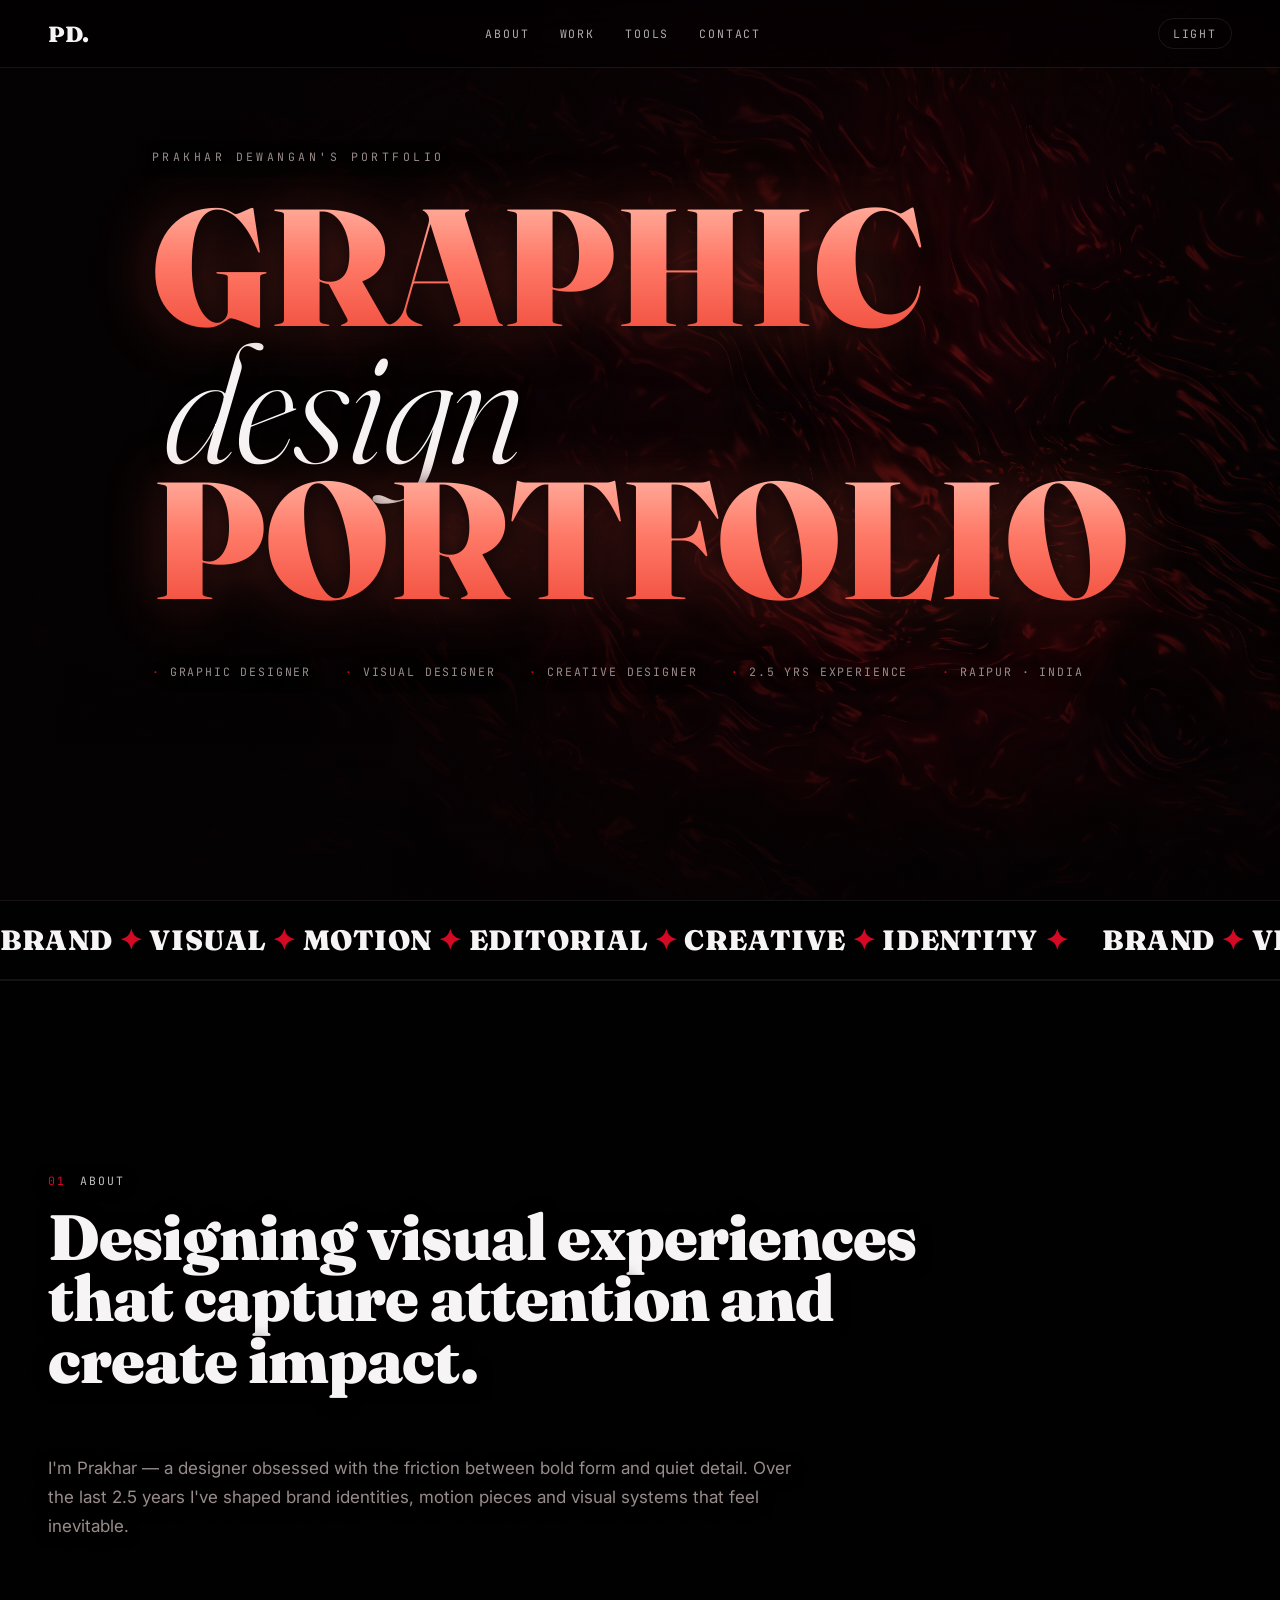
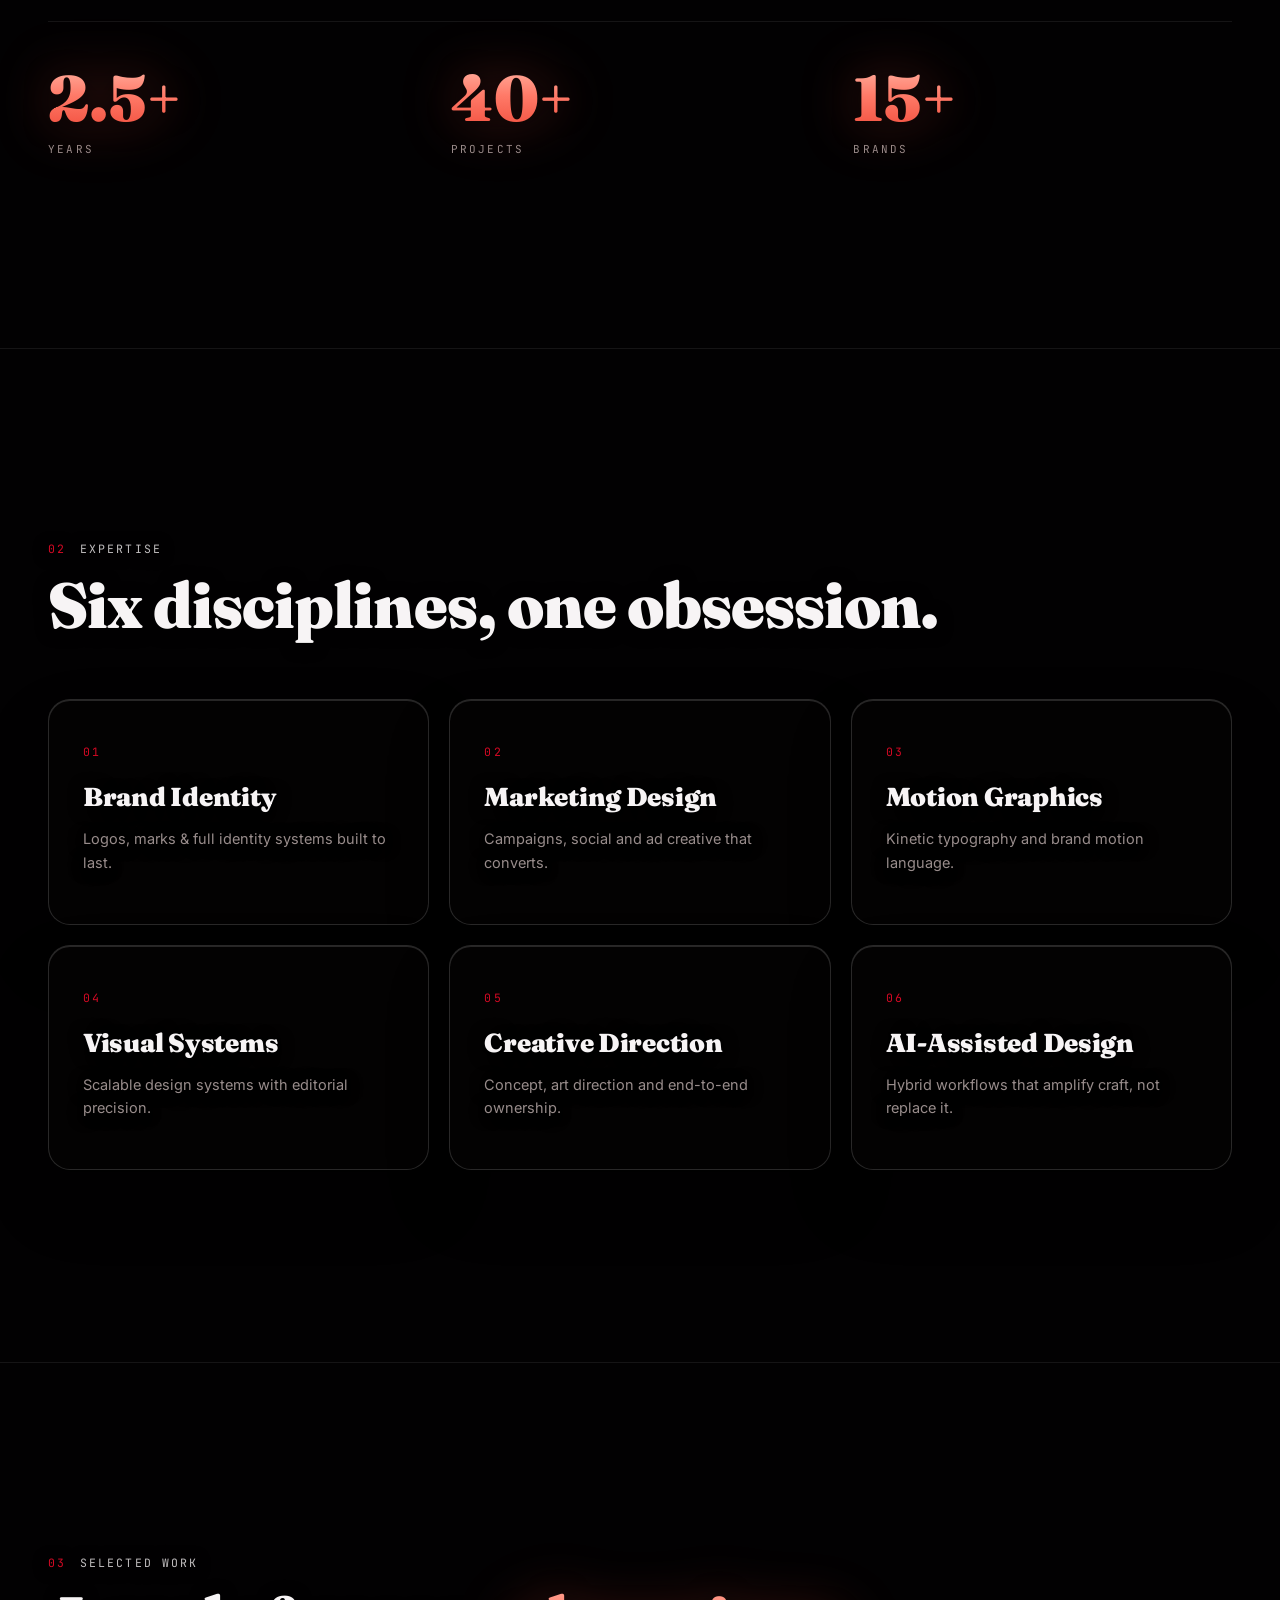
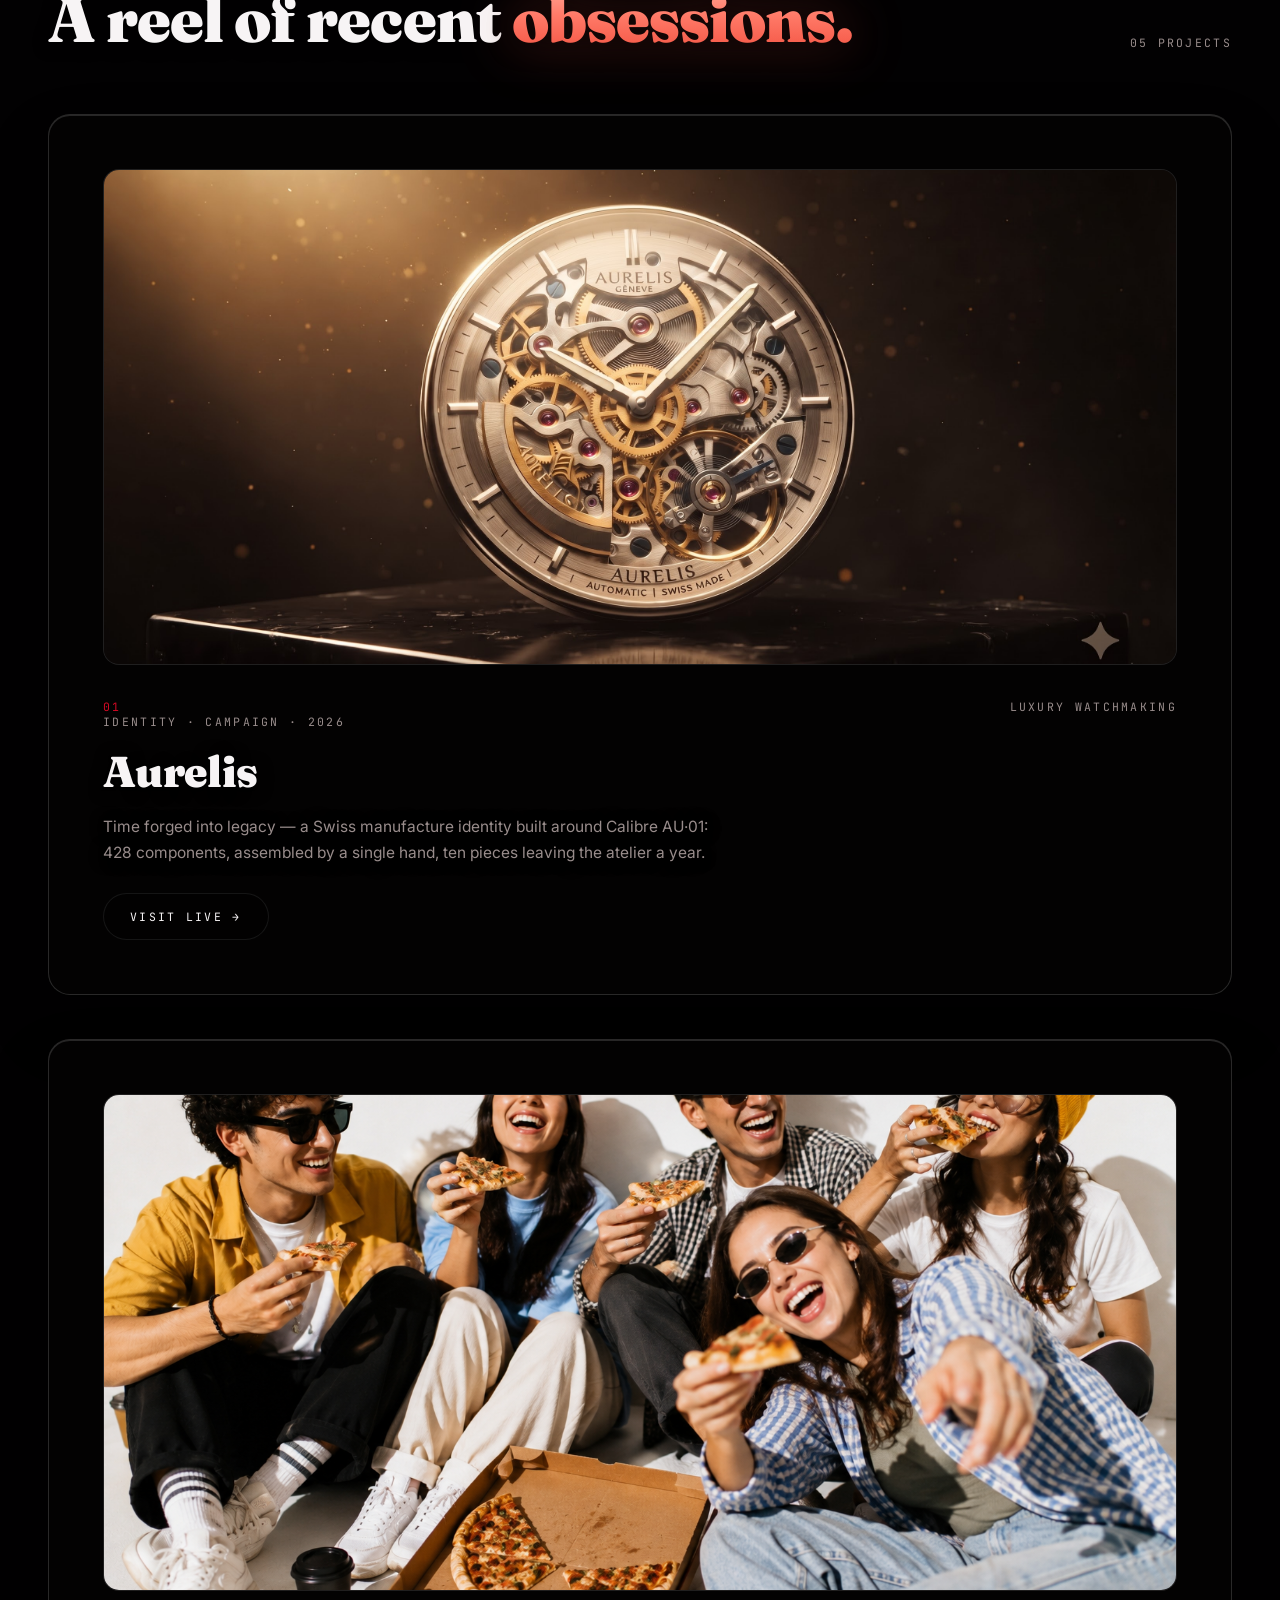
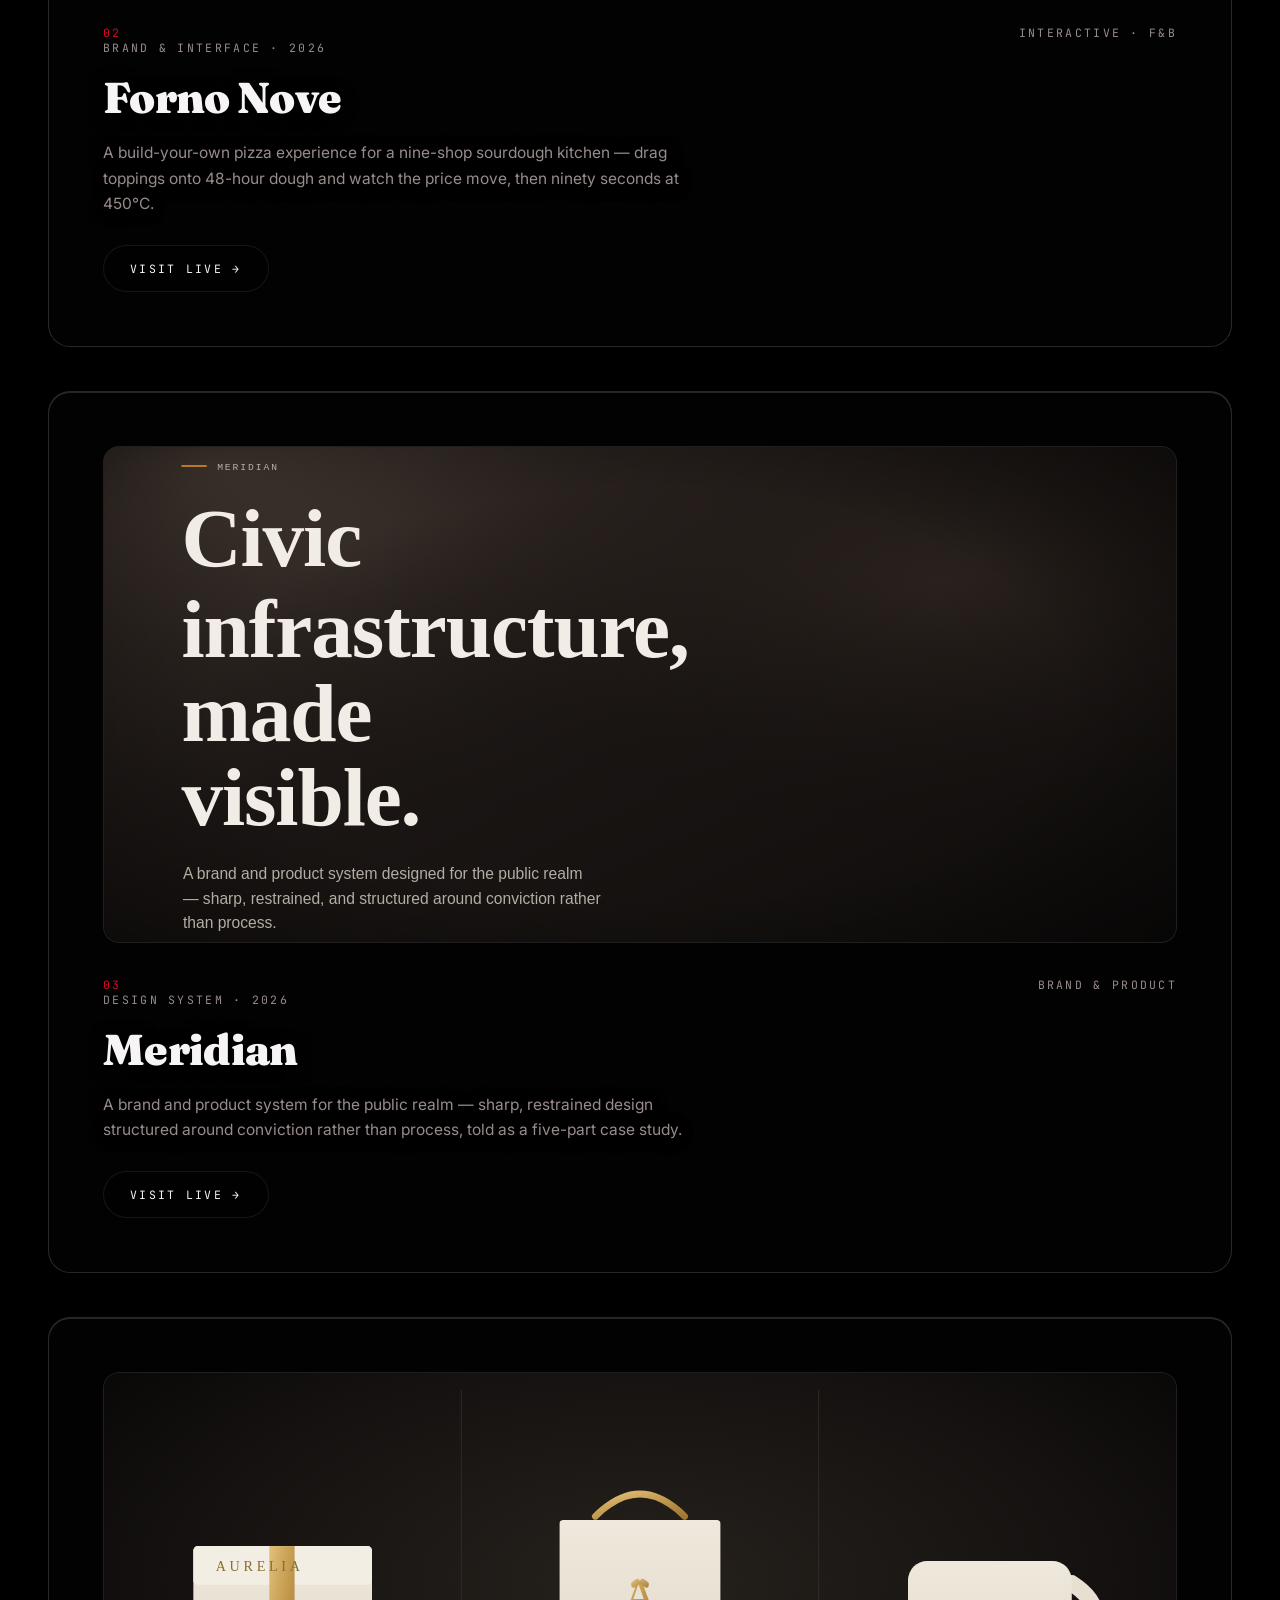
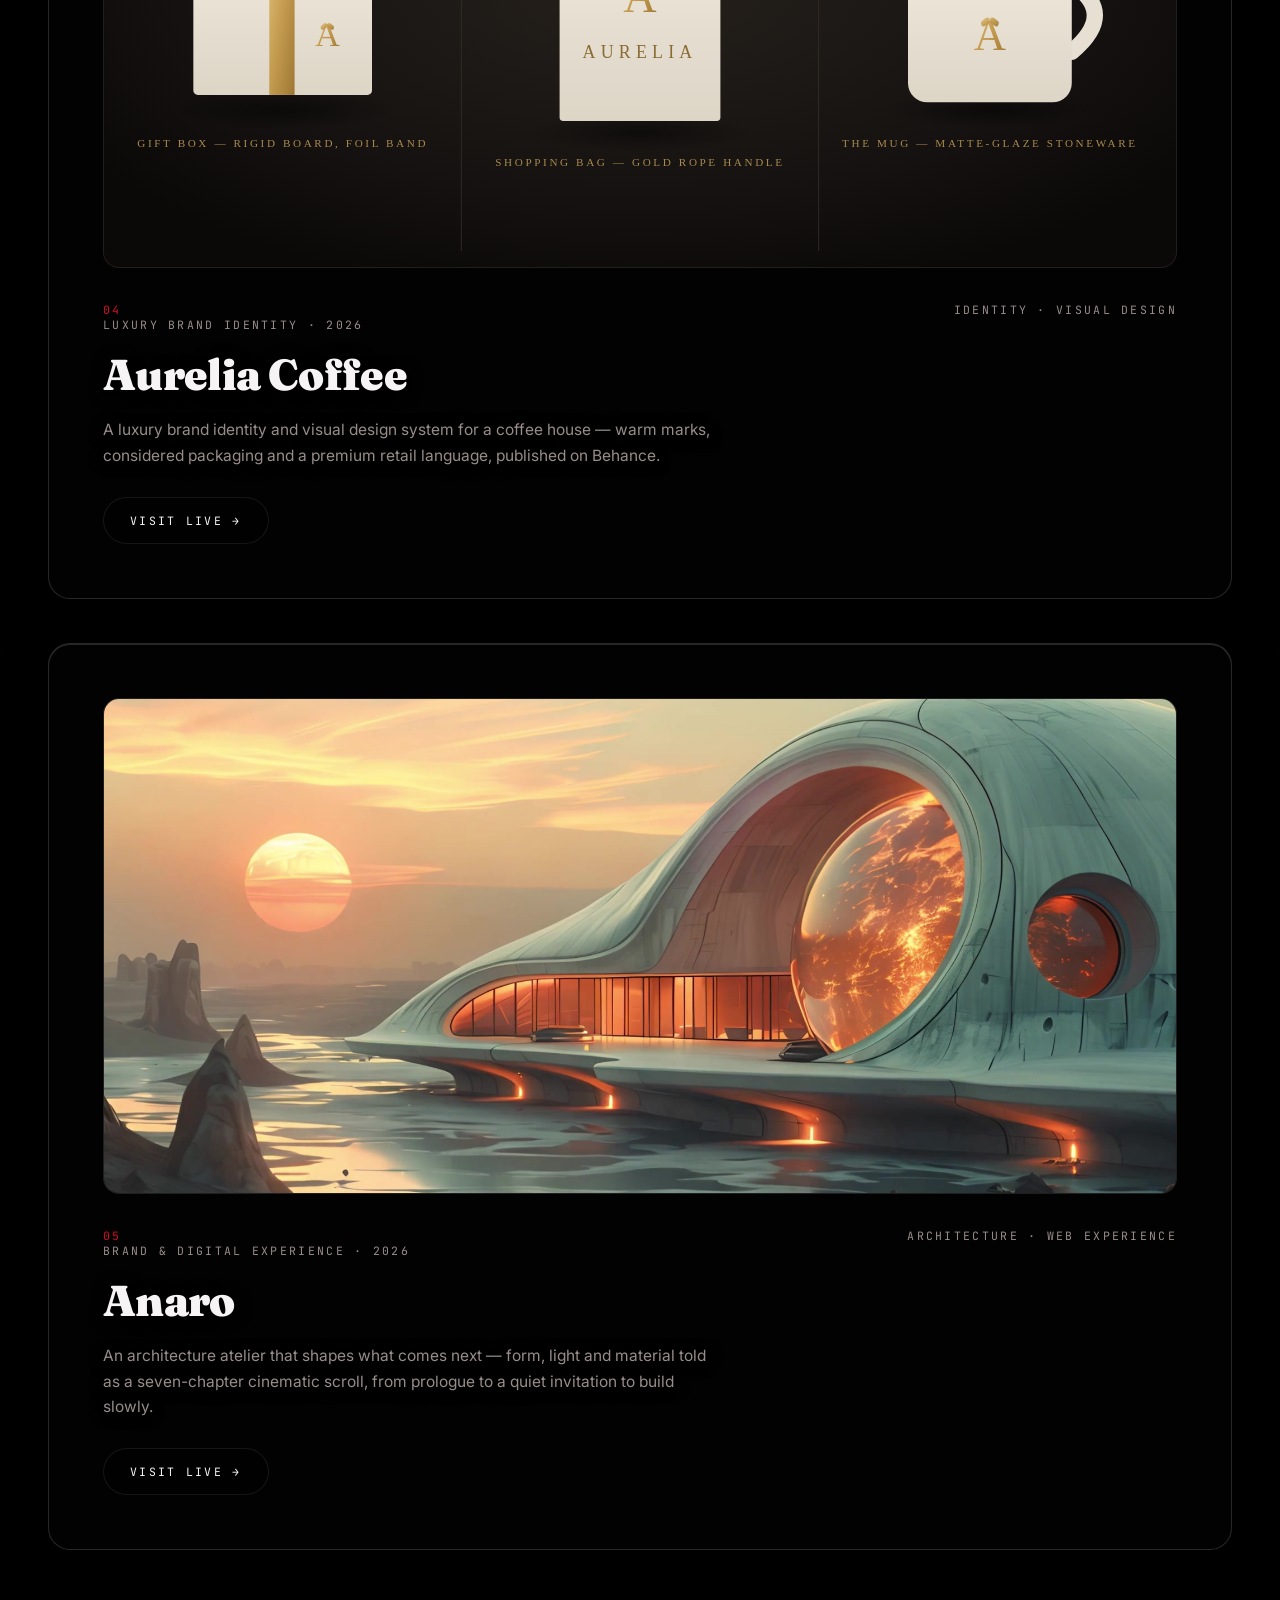
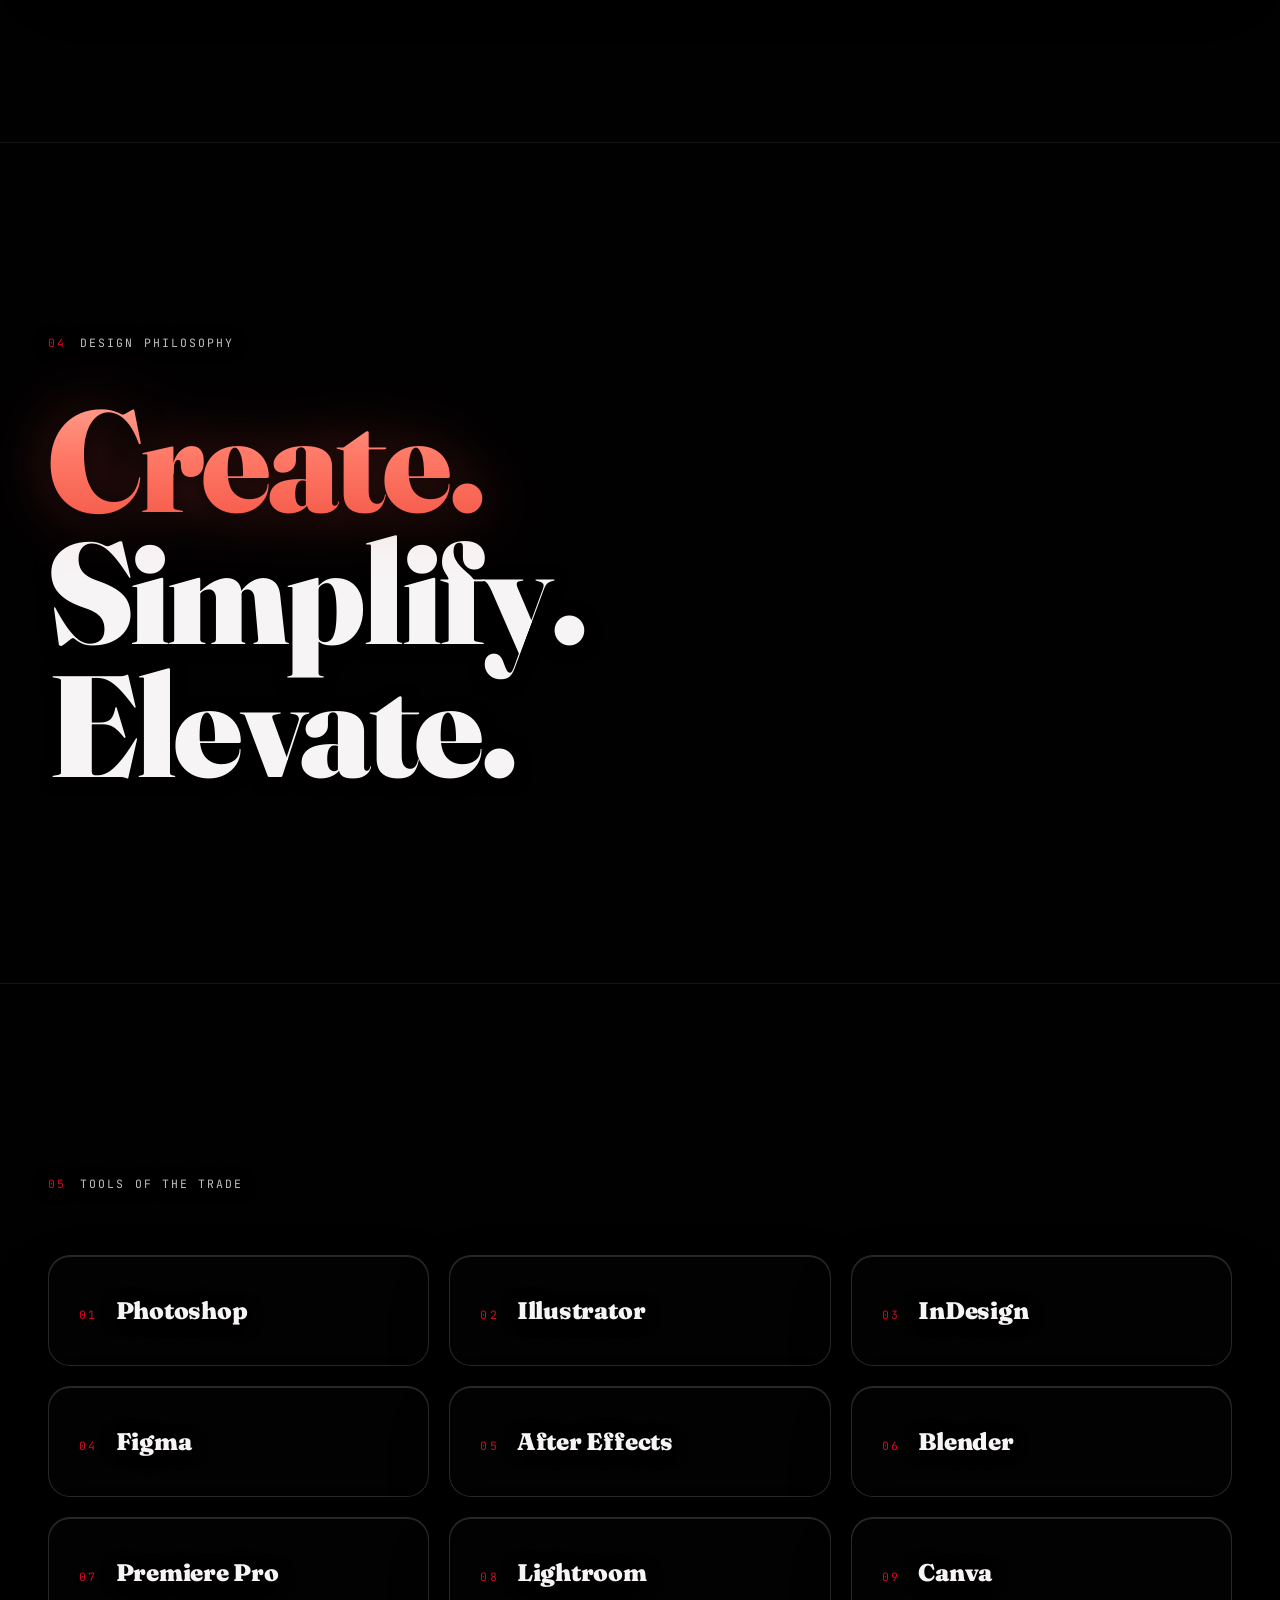
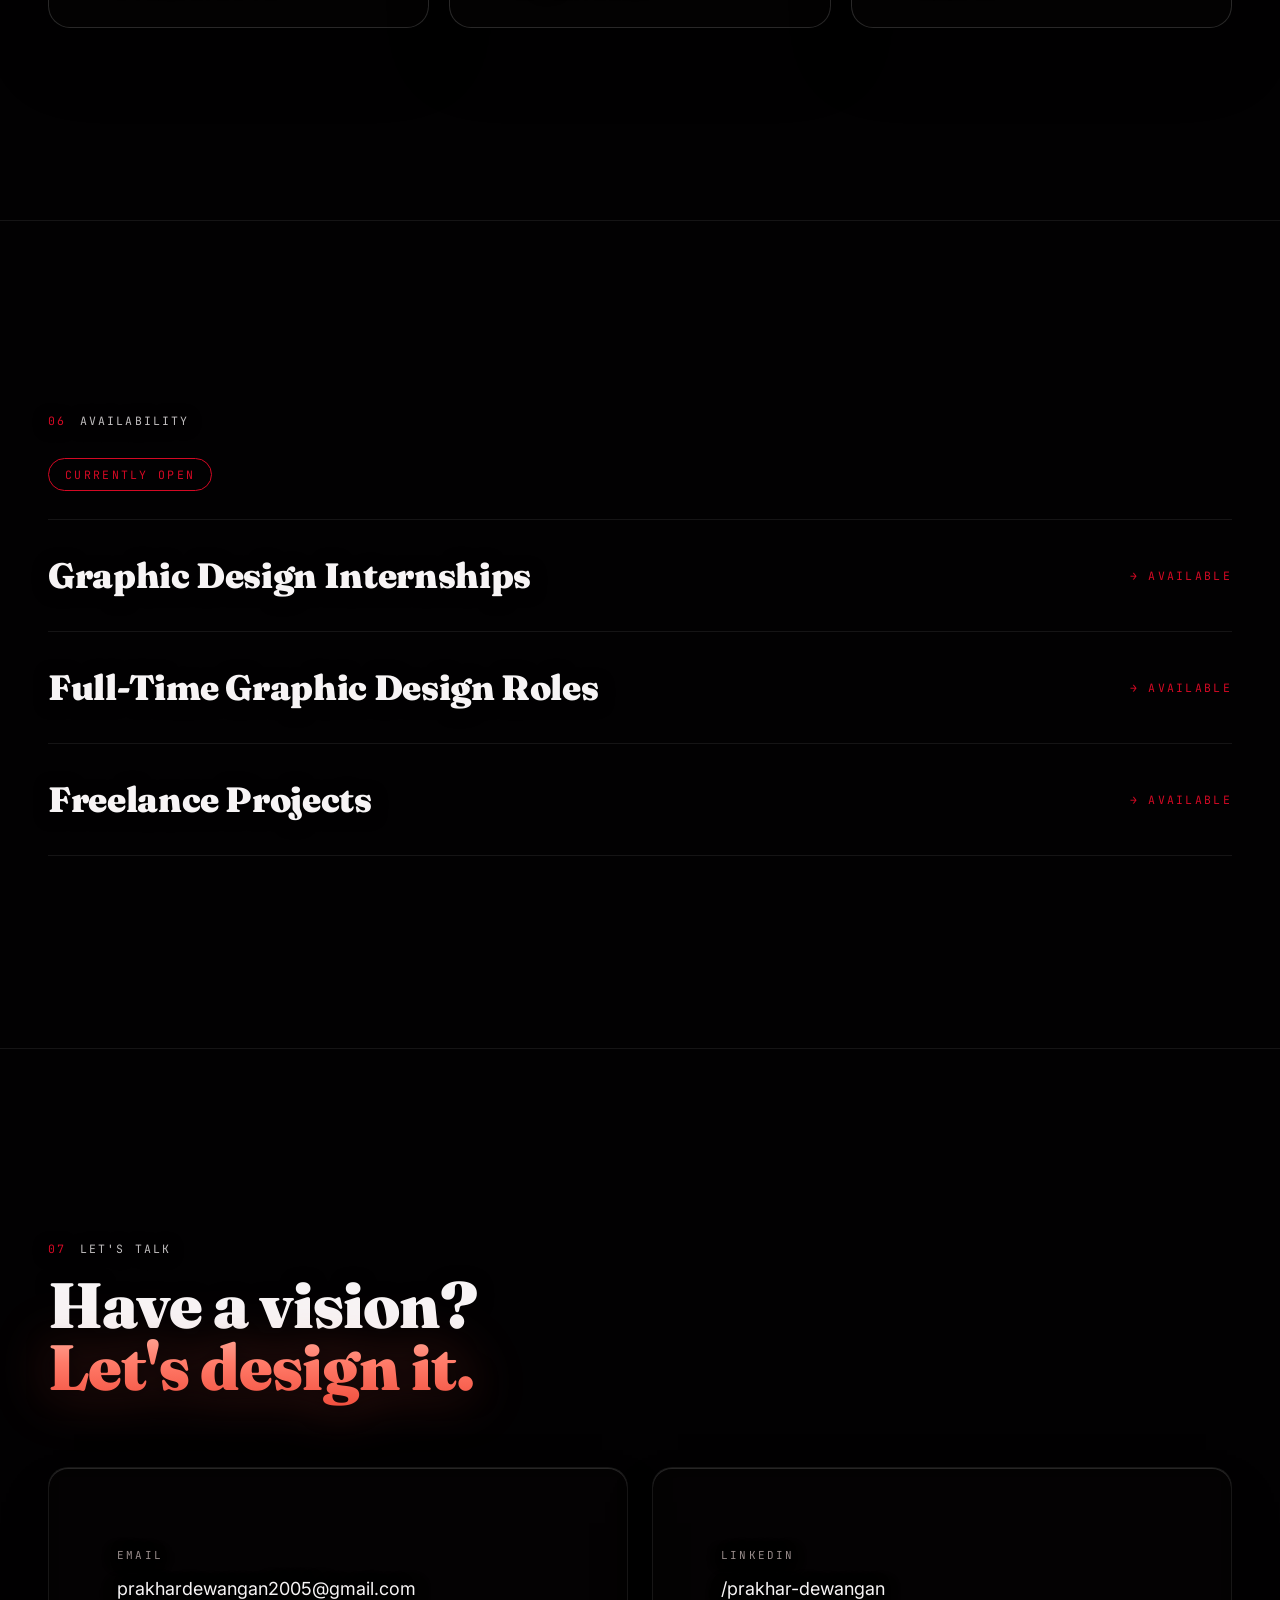
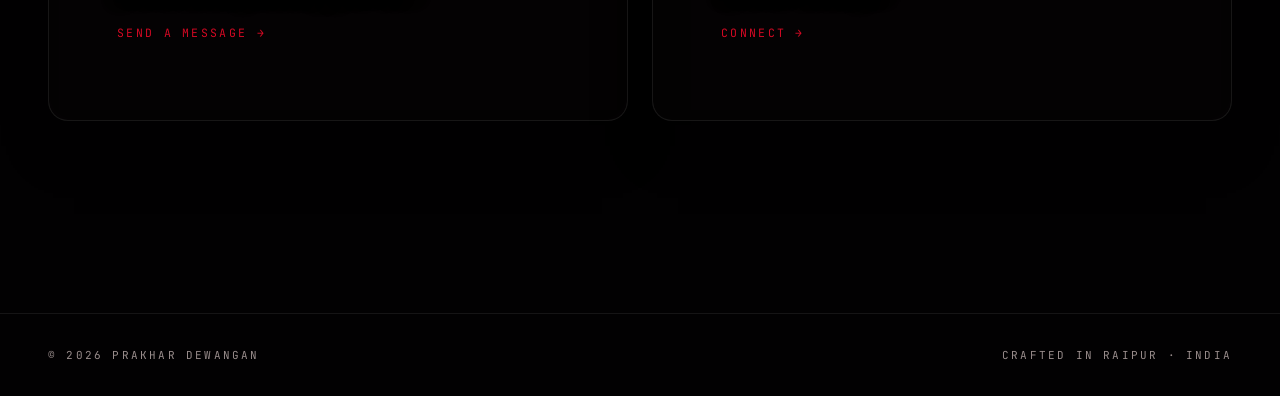
<file: index.html>
<!DOCTYPE html>
<html lang="en">
<head>
<meta charset="utf-8">
<meta name="viewport" content="width=device-width, initial-scale=1">
<title>Prakhar Dewangan — Graphic Designer Portfolio</title>
<link rel="preconnect" href="https://fonts.googleapis.com">
<link rel="preconnect" href="https://fonts.gstatic.com" crossorigin>
<link href="https://fonts.googleapis.com/css2?family=Fraunces:opsz,wght@9..144,300;9..144,400;9..144,700;9..144,900&family=Inter:wght@300;400;500;600;700&family=JetBrains+Mono:wght@400;500&display=swap" rel="stylesheet">
<link rel="stylesheet" href="effects.css">
<style>
  :root {
    --crimson: oklch(55% .22 25);
    --crimson-lift: oklch(75% .15 25);
    --deep-red: oklch(35% .18 22);
    --obsidian: oklch(8% .005 0);
    --soft-white: oklch(97% .003 0);
    --card: oklch(11% .008 20);
    --muted: oklch(15% .01 20);
    --muted-fg: oklch(65% .015 20);
    --border: oklch(100% 0 0 / .08);
    --font-display: Fraunces, "Times New Roman", serif;
    --font-body: Inter, system-ui, sans-serif;
    --font-mono: "JetBrains Mono", monospace;
  }
  * { margin: 0; padding: 0; box-sizing: border-box; }
  body {
    background: var(--obsidian);
    color: var(--soft-white);
    font-family: var(--font-body);
    -webkit-font-smoothing: antialiased;
    overflow-x: hidden;
  }
  a { color: inherit; text-decoration: none; }
  ::selection { background: var(--crimson); color: #fff; }

  /* profile photo animation, fixed behind everything */
  #stage { position: fixed; inset: 0; z-index: 0; overflow: hidden; }
  #stage canvas { display: block; width: 100%; height: 100%; }
  #page { position: relative; z-index: 1; }

  .wrap { max-width: 1600px; margin: 0 auto; }
  section { padding: 128px 24px; border-top: 1px solid var(--border); position: relative; }
  @media (min-width: 768px) { section { padding: 192px 48px; } }

  /* light red with shine clusters sweeping across the letterforms.
     NOTE: text-shadow paints over background-clip:text and fills the glyphs —
     depth has to come from drop-shadow instead. */
  .metallic-red {
    background-image:
      linear-gradient(100deg,
        rgba(255,255,255,0) 30%,
        rgba(255,236,228,.75) 40%,
        rgba(255,255,255,.98) 46%,
        rgba(255,228,216,.8) 52%,
        rgba(255,255,255,0) 62%),
      linear-gradient(180deg, #ffb0a0 0%, #ff7a68 46%, #f2503f 100%);
    background-size: 230% 100%, 100% 100%;
    background-repeat: no-repeat;
    background-position: 140% 0, 0 0;
    -webkit-background-clip: text; background-clip: text;
    color: transparent; -webkit-text-fill-color: transparent;
    text-shadow: none;
    filter: drop-shadow(0 2px 12px rgba(0,0,0,.75)) drop-shadow(0 0 26px rgba(255,90,70,.28));
    animation: sheen 5.5s linear infinite;
  }
  @keyframes sheen {
    0%   { background-position: 140% 0, 0 0; }
    100% { background-position: -60% 0, 0 0; }
  }
  /* a shadow inside clipped text would blot it out — never apply one there */
  .metallic-red, .metallic-red * { text-shadow: none !important; }
  /* lift every run of text off the photo so it stays crisp */
  h2, h3, .hero-line, .philo, .stats .n, .tk-title, .tool .t, .avail-row .t,
  .card-bottom h3, .contact-card .v, .about-p, .disc p, .eyebrow, .label, .mono,
  .hero-meta, .kicker, .card-bottom p, .contact-card .k {
    text-shadow: 0 1px 3px rgba(0,0,0,.9), 0 2px 16px rgba(0,0,0,.75);
  }
  /* body copy needs to clear the photo too */
  .about-p, .disc p, .card-bottom p { color: oklch(78% .012 20); }
  .muted, .label, .mono, .eyebrow, .stats .l, .hero-meta { color: oklch(74% .014 20); }

  /* section header */
  .sec-head { display: flex; flex-wrap: wrap; align-items: flex-end; justify-content: space-between; gap: 24px; margin-bottom: 64px; }
  .eyebrow { font-family: var(--font-mono); font-size: 11.5px; letter-spacing: .18em; color: oklch(97% .003 0 / .78); }
  .eyebrow b { color: var(--crimson); font-weight: 400; margin-right: 14px; }
  h2 { font-family: var(--font-display); font-size: clamp(2rem, 5vw, 4.5rem); font-weight: 900; line-height: .96; letter-spacing: -.015em; max-width: 900px; margin-top: 18px; }

  /* nav */
  nav {
    position: fixed; top: 0; left: 0; right: 0; z-index: 60;
    display: flex; align-items: center; justify-content: space-between;
    padding: 18px 24px; border-bottom: 1px solid var(--border);
    background: oklch(8% .005 0 / .55); backdrop-filter: blur(18px) saturate(160%); -webkit-backdrop-filter: blur(18px) saturate(160%);
  }
  @media (min-width: 768px) { nav { padding: 18px 48px; } }
  .brand { font-family: var(--font-display); font-weight: 900; font-size: 22px; letter-spacing: -.02em; }
  .nav-links { display: flex; gap: 30px; font-family: var(--font-mono); font-size: 11.5px; letter-spacing: .16em; color: oklch(97% .003 0 / .7); }
  .nav-links a:hover { color: var(--crimson); }
  .nav-right { font-family: var(--font-mono); font-size: 11.5px; letter-spacing: .16em; color: oklch(97% .003 0 / .7); border: 1px solid var(--border); border-radius: 999px; padding: 7px 14px; cursor: pointer; background: none; }

  /* hero */
  /* hero: opaque silk backdrop, so the profile photo never shows through here */
  .hero {
    position: relative; isolation: isolate;
    min-height: 100vh; display: flex; flex-direction: column; justify-content: center;
    border-top: 0; padding-top: 120px;
    background: #050203;
  }
  .hero > .wrap { position: relative; z-index: 2; }
  /* scrim: keeps the silk as atmosphere and the type as the subject */
  .hero::after {
    content: ""; position: absolute; inset: 0; z-index: 1; pointer-events: none;
    background:
      linear-gradient(100deg, rgba(5,2,3,.92) 0%, rgba(5,2,3,.68) 38%, rgba(5,2,3,.28) 68%, rgba(5,2,3,.55) 100%),
      radial-gradient(120% 90% at 22% 52%, rgba(5,2,3,.62), transparent 62%),
      linear-gradient(to bottom, rgba(5,2,3,.75) 0%, transparent 24%, transparent 72%, rgba(5,2,3,.85) 100%);
  }
  .hero .kicker { font-family: var(--font-mono); font-size: 11.5px; letter-spacing: .3em; color: var(--muted-fg); margin-bottom: 34px; }
  .hero-line { font-family: var(--font-display); font-size: clamp(3rem, 13vw, 10.4rem); line-height: .82; letter-spacing: -.004em; display: block; }
  .hero-line.a, .hero-line.c { font-weight: 900; }
  .hero-line.b { font-weight: 300; font-style: italic; color: var(--soft-white); padding-left: .08em; }
  .hero-meta { display: flex; flex-wrap: wrap; gap: 14px 34px; margin-top: 56px; font-family: var(--font-mono); font-size: 11.5px; letter-spacing: .16em; color: var(--muted-fg); }
  .hero-meta span::before { content: "· "; color: var(--crimson); }

  /* marquee */
  .marquee { border-top: 1px solid var(--border); border-bottom: 1px solid var(--border); overflow: hidden; padding: 22px 0; }
  .marquee-in { display: flex; gap: 34px; width: max-content; animation: slide 26s linear infinite; }
  .marquee-in span { font-family: var(--font-display); font-weight: 900; font-size: 28px; letter-spacing: .02em; white-space: nowrap; }
  .marquee-in i { color: var(--crimson); font-style: normal; }
  @keyframes slide { to { transform: translateX(-50%); } }

  /* about */
  .about-p { max-width: 760px; font-size: 17px; line-height: 1.7; color: var(--muted-fg); }
  .stats { display: grid; grid-template-columns: repeat(3, 1fr); gap: 24px; margin-top: 80px; border-top: 1px solid var(--border); padding-top: 44px; }
  .stats .n { font-family: var(--font-display); font-weight: 900; font-size: clamp(2.4rem, 5vw, 4rem); line-height: 1; }
  .stats .l { font-family: var(--font-mono); font-size: 11px; letter-spacing: .2em; color: var(--muted-fg); margin-top: 12px; }

  /* extruded cards — padding lives on the BorderGlow inner wrapper */
  .g-card { --card-bg: oklch(11% .008 20 / .55); backdrop-filter: blur(14px); -webkit-backdrop-filter: blur(14px); }
  .disc > .border-glow-inner { padding: 44px 34px 50px; }
  .tool > .border-glow-inner { padding: 40px 30px; flex-direction: row; align-items: baseline; gap: 18px; }
  .contact-card > .border-glow-inner { padding: 40px 34px; }
  .work-card > .border-glow-inner { padding: 38px; height: 100%; justify-content: space-between; }
  @media (min-width: 900px) { .work-card > .border-glow-inner { padding: 54px; } }

  /* expertise */
  .disciplines { display: grid; grid-template-columns: repeat(3, 1fr); gap: 20px; }
  .disc .n { font-family: var(--font-mono); font-size: 11.5px; letter-spacing: .2em; color: var(--crimson); }
  .disc h3 { font-family: var(--font-display); font-weight: 900; font-size: 26px; letter-spacing: -.01em; margin: 22px 0 14px; }
  .disc p { font-size: 14.5px; line-height: 1.6; color: var(--muted-fg); }

  /* work */
  .work-count { font-family: var(--font-mono); font-size: 11.5px; letter-spacing: .2em; color: var(--muted-fg); }
  .stage { position: relative; }
  .ghost {
    position: absolute; left: 50%; top: 44%; transform: translate(-50%,-50%);
    font-family: var(--font-display); font-weight: 900; font-size: clamp(4rem, 15vw, 13rem);
    color: oklch(97% .003 0 / .045); white-space: nowrap; pointer-events: none; letter-spacing: -.02em;
  }
  /* projects stacked one after another */
  .work-list { display: grid; gap: 44px; }
  .work-card { position: relative; }
  .work-shot {
    position: relative; z-index: 2;      /* keep the ghost title behind the artwork */
    width: 100%; aspect-ratio: 16 / 7.4; border-radius: 16px; overflow: hidden;
    border: 1px solid var(--border); margin-bottom: 34px; background: #0d0b0c;
  }
  .work-shot img { display: block; width: 100%; height: 100%; object-fit: cover; }
  .work-card .card-ghost { pointer-events: none; }
  .card-ghost {
    position: absolute; left: 50%; top: 50%; transform: translate(-50%,-50%);
    font-family: var(--font-display); font-weight: 900; font-size: clamp(3rem, 11vw, 9rem);
    color: oklch(97% .003 0 / .05); white-space: nowrap; letter-spacing: -.02em; pointer-events: none;
  }
  .card-top { display: flex; align-items: flex-start; justify-content: space-between; gap: 20px; position: relative; }
  .card-top .num { font-family: var(--font-mono); font-size: 11.5px; letter-spacing: .2em; color: var(--crimson); }
  .card-top .tag { font-family: var(--font-mono); font-size: 11.5px; letter-spacing: .2em; color: var(--muted-fg); text-align: right; }
  .card-bottom { position: relative; max-width: 620px; }
  .card-bottom .meta { font-family: var(--font-mono); font-size: 11.5px; letter-spacing: .2em; color: var(--muted-fg); }
  .card-bottom h3 { font-family: var(--font-display); font-weight: 900; font-size: clamp(2rem, 4vw, 2.7rem); letter-spacing: -.015em; margin: 16px 0 16px; }
  .card-bottom p { font-size: 15.5px; line-height: 1.65; color: var(--muted-fg); }
  .cta {
    display: inline-block; margin-top: 28px; border-radius: 999px;
    border: 1px solid var(--border); background: oklch(0% 0 0 / .32);
    padding: 15px 26px; font-family: var(--font-mono); font-size: 11.5px; letter-spacing: .2em;
  }
  .cta:hover { border-color: var(--crimson); color: var(--crimson); }
  .rail-foot { display: flex; align-items: center; justify-content: space-between; gap: 20px; margin-top: 26px; }
  .rail-foot .now { font-family: var(--font-mono); font-size: 11.5px; letter-spacing: .2em; color: var(--muted-fg); }
  .rail-foot .now b { color: var(--soft-white); font-weight: 400; }
  .scroll-hint { font-family: var(--font-mono); font-size: 11px; letter-spacing: .3em; color: var(--muted-fg); margin-top: 30px; text-align: center; }

  /* philosophy */
  .philo { font-family: var(--font-display); font-weight: 900; font-size: clamp(3rem, 12vw, 9rem); line-height: .92; letter-spacing: -.02em; }
  .philo span:nth-child(2) { color: var(--muted-fg); }

  /* tools */
  .tools { display: grid; grid-template-columns: repeat(3, 1fr); gap: 20px; }
  .tool .n { font-family: var(--font-mono); font-size: 11.5px; letter-spacing: .2em; color: var(--crimson); }
  .tool .t { font-family: var(--font-display); font-weight: 900; font-size: 24px; letter-spacing: -.01em; }

  /* availability */
  .avail { border-top: 1px solid var(--border); }
  .avail-row { display: flex; align-items: center; justify-content: space-between; gap: 20px; padding: 34px 0; border-bottom: 1px solid var(--border); }
  .avail-row .t { font-family: var(--font-display); font-weight: 900; font-size: clamp(1.4rem, 3vw, 2.2rem); letter-spacing: -.01em; }
  .avail-row .s { font-family: var(--font-mono); font-size: 11.5px; letter-spacing: .2em; color: var(--crimson); }
  .open-pill { display: inline-block; font-family: var(--font-mono); font-size: 11.5px; letter-spacing: .2em; color: var(--crimson); border: 1px solid var(--crimson); border-radius: 999px; padding: 8px 16px; margin-bottom: 28px; }

  /* contact */
  .contact-grid { display: grid; grid-template-columns: 1fr 1fr; gap: 24px; margin-top: 70px; }
  .contact-card {
    border: 1px solid var(--border); border-radius: 20px; padding: 40px 34px;
    background: oklch(11% .008 20 / .5); backdrop-filter: blur(16px); -webkit-backdrop-filter: blur(16px);
    box-shadow: 0 30px 60px -26px rgba(0,0,0,.8), inset 0 1px 0 oklch(97% .003 0 / .14);
  }
  .contact-card .k { font-family: var(--font-mono); font-size: 11px; letter-spacing: .2em; color: var(--muted-fg); }
  .contact-card .v { font-size: 18px; margin: 16px 0 26px; word-break: break-all; }
  .contact-card .go { font-family: var(--font-mono); font-size: 11.5px; letter-spacing: .2em; color: var(--crimson); }
  footer { border-top: 1px solid var(--border); padding: 34px 24px; display: flex; flex-wrap: wrap; justify-content: space-between; gap: 14px; font-family: var(--font-mono); font-size: 11px; letter-spacing: .2em; color: var(--muted-fg); }
  @media (min-width: 768px) { footer { padding: 34px 48px; } }

  @media (max-width: 900px) {
    .nav-links { display: none; }
    .disciplines, .tools, .stats, .contact-grid { grid-template-columns: 1fr; }
    .card { min-height: 500px; }
  }
</style>
</head>
<body>

<div id="stage"><canvas id="c"></canvas></div>
<div id="fx-splash" aria-hidden="true"></div>

<div id="page">

  <nav>
    <a href="#top" class="brand">PD.</a>
    <div class="nav-links"><a href="#about">ABOUT</a><a href="#work">WORK</a><a href="#tools">TOOLS</a><a href="#contact">CONTACT</a></div>
    <button class="nav-right">LIGHT</button>
  </nav>

  <!-- HERO -->
  <section class="hero" id="top">
    <div id="hero-fx" aria-hidden="true"></div>
    <div class="wrap">
      <div class="kicker">PRAKHAR DEWANGAN'S PORTFOLIO</div>
      <span class="hero-line a metallic-red">GRAPHIC</span>
      <span class="hero-line b">design</span>
      <span class="hero-line c metallic-red">PORTFOLIO</span>
      <div class="hero-meta">
        <span>GRAPHIC DESIGNER</span><span>VISUAL DESIGNER</span><span>CREATIVE DESIGNER</span>
        <span>2.5 YRS EXPERIENCE</span><span>RAIPUR · INDIA</span>
      </div>
    </div>
  </section>

  <div class="marquee">
    <div class="marquee-in">
      <span>BRAND <i>✦</i> VISUAL <i>✦</i> MOTION <i>✦</i> EDITORIAL <i>✦</i> CREATIVE <i>✦</i> IDENTITY <i>✦</i></span>
      <span>BRAND <i>✦</i> VISUAL <i>✦</i> MOTION <i>✦</i> EDITORIAL <i>✦</i> CREATIVE <i>✦</i> IDENTITY <i>✦</i></span>
    </div>
  </div>

  <!-- ABOUT -->
  <section id="about">
    <div class="wrap">
      <div class="sec-head">
        <div>
          <div class="eyebrow"><b>01</b>ABOUT</div>
          <h2>Designing visual experiences that capture attention and create impact.</h2>
        </div>
      </div>
      <p class="about-p">I'm Prakhar — a designer obsessed with the friction between bold form and quiet detail. Over the last 2.5 years I've shaped brand identities, motion pieces and visual systems that feel inevitable.</p>
      <div class="stats">
        <div><div class="n metallic-red">2.5+</div><div class="l">YEARS</div></div>
        <div><div class="n metallic-red">40+</div><div class="l">PROJECTS</div></div>
        <div><div class="n metallic-red">15+</div><div class="l">BRANDS</div></div>
      </div>
    </div>
  </section>

  <!-- EXPERTISE -->
  <section>
    <div class="wrap">
      <div class="sec-head">
        <div>
          <div class="eyebrow"><b>02</b>EXPERTISE</div>
          <h2>Six disciplines, one obsession.</h2>
        </div>
      </div>
      <div class="disciplines">
        <div class="g-card disc"><div class="n">01</div><h3>Brand Identity</h3><p>Logos, marks &amp; full identity systems built to last.</p></div>
        <div class="g-card disc"><div class="n">02</div><h3>Marketing Design</h3><p>Campaigns, social and ad creative that converts.</p></div>
        <div class="g-card disc"><div class="n">03</div><h3>Motion Graphics</h3><p>Kinetic typography and brand motion language.</p></div>
        <div class="g-card disc"><div class="n">04</div><h3>Visual Systems</h3><p>Scalable design systems with editorial precision.</p></div>
        <div class="g-card disc"><div class="n">05</div><h3>Creative Direction</h3><p>Concept, art direction and end-to-end ownership.</p></div>
        <div class="g-card disc"><div class="n">06</div><h3>AI-Assisted Design</h3><p>Hybrid workflows that amplify craft, not replace it.</p></div>
      </div>
    </div>
  </section>

  <!-- WORK -->
  <section id="work">
    <div class="wrap">
      <div class="sec-head">
        <div>
          <div class="eyebrow"><b>03</b>SELECTED WORK</div>
          <h2>A reel of recent <span class="metallic-red">obsessions.</span></h2>
        </div>
        <div class="work-count">05 PROJECTS</div>
      </div>

      <div class="work-list">
        <article class="g-card work-card">
                <div class="work-shot"><img src="assets/project-1.png" alt="Aurelis — skeleton calibre in golden light"></div>
                <span class="card-ghost">AURELIS</span>
                <div class="card-top"><span class="num">01</span><span class="tag">LUXURY WATCHMAKING</span></div>
                <div class="card-bottom">
                  <div class="meta">IDENTITY · CAMPAIGN · 2026</div>
                  <h3>Aurelis</h3>
                  <p>Time forged into legacy — a Swiss manufacture identity built around Calibre AU·01: 428 components, assembled by a single hand, ten pieces leaving the atelier a year.</p>
                  <a class="cta" href="https://aureliswatchs.netlify.app/" target="_blank" rel="noopener">VISIT LIVE →</a>
                </div>
              </article>

        <article class="g-card work-card">
                <div class="work-shot"><img src="assets/project-2.png" alt="Forno Nove — sharing a sourdough pizza"></div>
                <span class="card-ghost">FORNO NOVE</span>
                <div class="card-top"><span class="num">02</span><span class="tag">INTERACTIVE · F&amp;B</span></div>
                <div class="card-bottom">
                  <div class="meta">BRAND &amp; INTERFACE · 2026</div>
                  <h3>Forno Nove</h3>
                  <p>A build-your-own pizza experience for a nine-shop sourdough kitchen — drag toppings onto 48-hour dough and watch the price move, then ninety seconds at 450°C.</p>
                  <a class="cta" href="https://pizzaliopiz.vercel.app/" target="_blank" rel="noopener">VISIT LIVE →</a>
                </div>
              </article>

        <article class="g-card work-card">
                <div class="work-shot"><img src="assets/project-3.svg" alt="Meridian — civic infrastructure, made visible"></div>
                <span class="card-ghost">MERIDIAN</span>
                <div class="card-top"><span class="num">03</span><span class="tag">BRAND &amp; PRODUCT</span></div>
                <div class="card-bottom">
                  <div class="meta">DESIGN SYSTEM · 2026</div>
                  <h3>Meridian</h3>
                  <p>A brand and product system for the public realm — sharp, restrained design structured around conviction rather than process, told as a five-part case study.</p>
                  <a class="cta" href="https://meridian-grap.lovable.app/" target="_blank" rel="noopener">VISIT LIVE →</a>
                </div>
              </article>

        <article class="g-card work-card">
                <div class="work-shot"><img src="assets/project-4.svg" alt="Aurelia Coffee — gift box, shopping bag and mug"></div>
                <span class="card-ghost">AURELIA</span>
                <div class="card-top"><span class="num">04</span><span class="tag">IDENTITY · VISUAL DESIGN</span></div>
                <div class="card-bottom">
                  <div class="meta">LUXURY BRAND IDENTITY · 2026</div>
                  <h3>Aurelia Coffee</h3>
                  <p>A luxury brand identity and visual design system for a coffee house — warm marks, considered packaging and a premium retail language, published on Behance.</p>
                  <a class="cta" href="https://www.behance.net/gallery/253012931/Aurelia-Coffee-Luxury-Brand-Identity-Visual-Design" target="_blank" rel="noopener">VISIT LIVE →</a>
                </div>
              </article>

        <article class="g-card work-card">
                <div class="work-shot"><img src="assets/project-5.jpg" alt="Anaro — an organic concrete residence at dusk"></div>
                <span class="card-ghost">ANARO</span>
                <div class="card-top"><span class="num">05</span><span class="tag">ARCHITECTURE · WEB EXPERIENCE</span></div>
                <div class="card-bottom">
                  <div class="meta">BRAND &amp; DIGITAL EXPERIENCE · 2026</div>
                  <h3>Anaro</h3>
                  <p>An architecture atelier that shapes what comes next — form, light and material told as a seven-chapter cinematic scroll, from prologue to a quiet invitation to build slowly.</p>
                  <a class="cta" href="https://anaro-beta.vercel.app/" target="_blank" rel="noopener">VISIT LIVE →</a>
                </div>
              </article>

      </div>
    </div>
  </section>

  <!-- PHILOSOPHY -->
  <section>
    <div class="wrap">
      <div class="eyebrow" style="margin-bottom:44px;"><b>04</b>DESIGN PHILOSOPHY</div>
      <div class="philo">
        <span class="metallic-red">Create.</span><br><span>Simplify.</span><br><span>Elevate.</span>
      </div>
    </div>
  </section>

  <!-- TOOLS -->
  <section id="tools">
    <div class="wrap">
      <div class="sec-head"><div><div class="eyebrow"><b>05</b>TOOLS OF THE TRADE</div></div></div>
      <div class="tools">
        <div class="g-card tool"><span class="n">01</span><span class="t">Photoshop</span></div>
        <div class="g-card tool"><span class="n">02</span><span class="t">Illustrator</span></div>
        <div class="g-card tool"><span class="n">03</span><span class="t">InDesign</span></div>
        <div class="g-card tool"><span class="n">04</span><span class="t">Figma</span></div>
        <div class="g-card tool"><span class="n">05</span><span class="t">After Effects</span></div>
        <div class="g-card tool"><span class="n">06</span><span class="t">Blender</span></div>
        <div class="g-card tool"><span class="n">07</span><span class="t">Premiere Pro</span></div>
        <div class="g-card tool"><span class="n">08</span><span class="t">Lightroom</span></div>
        <div class="g-card tool"><span class="n">09</span><span class="t">Canva</span></div>
      </div>
    </div>
  </section>

  <!-- AVAILABILITY -->
  <section>
    <div class="wrap">
      <div class="eyebrow" style="margin-bottom:30px;"><b>06</b>AVAILABILITY</div>
      <div class="open-pill">CURRENTLY OPEN</div>
      <div class="avail">
        <div class="avail-row"><span class="t">Graphic Design Internships</span><span class="s">→ AVAILABLE</span></div>
        <div class="avail-row"><span class="t">Full-Time Graphic Design Roles</span><span class="s">→ AVAILABLE</span></div>
        <div class="avail-row"><span class="t">Freelance Projects</span><span class="s">→ AVAILABLE</span></div>
      </div>
    </div>
  </section>

  <!-- CONTACT -->
  <section id="contact">
    <div class="wrap">
      <div class="eyebrow"><b>07</b>LET'S TALK</div>
      <h2>Have a vision?<br><span class="metallic-red">Let's design it.</span></h2>
      <div class="contact-grid">
        <div class="g-card contact-card">
          <div class="k">EMAIL</div>
          <div class="v">prakhardewangan2005@gmail.com</div>
          <a class="go" href="mailto:prakhardewangan2005@gmail.com">SEND A MESSAGE →</a>
        </div>
        <div class="g-card contact-card">
          <div class="k">LINKEDIN</div>
          <div class="v">/prakhar-dewangan</div>
          <a class="go" href="https://linkedin.com/in/prakhar-dewangan-64839a351" target="_blank" rel="noopener">CONNECT →</a>
        </div>
      </div>
    </div>
  </section>

  <footer>
    <span>© 2026 PRAKHAR DEWANGAN</span>
    <span>CRAFTED IN RAIPUR · INDIA</span>
  </footer>

</div>

<script>
/* ---------- profile photo scroll animation ---------- */
const FRAME_COUNT = 240;
const PATH = i => `ezgif-frame-${String(i + 1).padStart(3, '0')}.jpg`;
const EASE = 0.12;

const canvas = document.getElementById('c');
const ctx = canvas.getContext('2d', { alpha: false });
const stage = document.getElementById('stage');
const footer = document.querySelector('footer');

const frames = new Array(FRAME_COUNT);
let current = 0, target = 0, lastDrawn = -1;

function resize() {
  const dpr = Math.min(window.devicePixelRatio || 1, 2);
  const w = stage.clientWidth || window.innerWidth;
  const h = stage.clientHeight || window.innerHeight;
  const cw = Math.round(w * dpr), ch = Math.round(h * dpr);
  if (!cw || !ch) return;
  if (canvas.width !== cw || canvas.height !== ch) { canvas.width = cw; canvas.height = ch; lastDrawn = -1; }
  readScroll();
  draw(current);
}

function draw(pos) {
  const i = Math.max(0, Math.min(FRAME_COUNT - 1, Math.round(pos)));
  if (i === lastDrawn) return;
  const img = frames[i];
  if (!img || !img.complete || !img.naturalWidth) return;
  const cw = canvas.width, ch = canvas.height;
  const scale = Math.max(cw / img.naturalWidth, ch / img.naturalHeight);
  const w = img.naturalWidth * scale, h = img.naturalHeight * scale;
  ctx.drawImage(img, (cw - w) / 2, (ch - h) / 2, w, h);
  lastDrawn = i;
}

// the sequence is held at frame 0 for the whole hero, then runs from just
// below it down to the bottom edge of the footer
const hero = document.querySelector('.hero');
function readScroll() {
  const heroBottom = hero.getBoundingClientRect().bottom + window.scrollY;
  const footerBottom = footer.getBoundingClientRect().bottom + window.scrollY;
  const start = heroBottom;                       // hero fully scrolled past
  const end = footerBottom - window.innerHeight;
  const p = end > start ? (window.scrollY - start) / (end - start) : 0;
  target = Math.max(0, Math.min(1, p)) * (FRAME_COUNT - 1);
}

function tick() {
  current += (target - current) * EASE;
  if (Math.abs(target - current) < 0.01) current = target;
  draw(current);
  requestAnimationFrame(tick);
}

for (let i = 0; i < FRAME_COUNT; i++) {
  const img = new Image();
  img.decoding = 'async';
  img.src = PATH(i);
  img.onload = () => { if (i === 0) draw(current); };
  frames[i] = img;
}

window.addEventListener('scroll', readScroll, { passive: true });
window.addEventListener('resize', resize);
new ResizeObserver(resize).observe(stage);
new ResizeObserver(readScroll).observe(document.body);
resize(); readScroll(); current = target;
requestAnimationFrame(tick);

/* the work ring is driven by scroll in effects.js */
</script>
<script src="effects.js"></script>
</body>
</html>
</file>
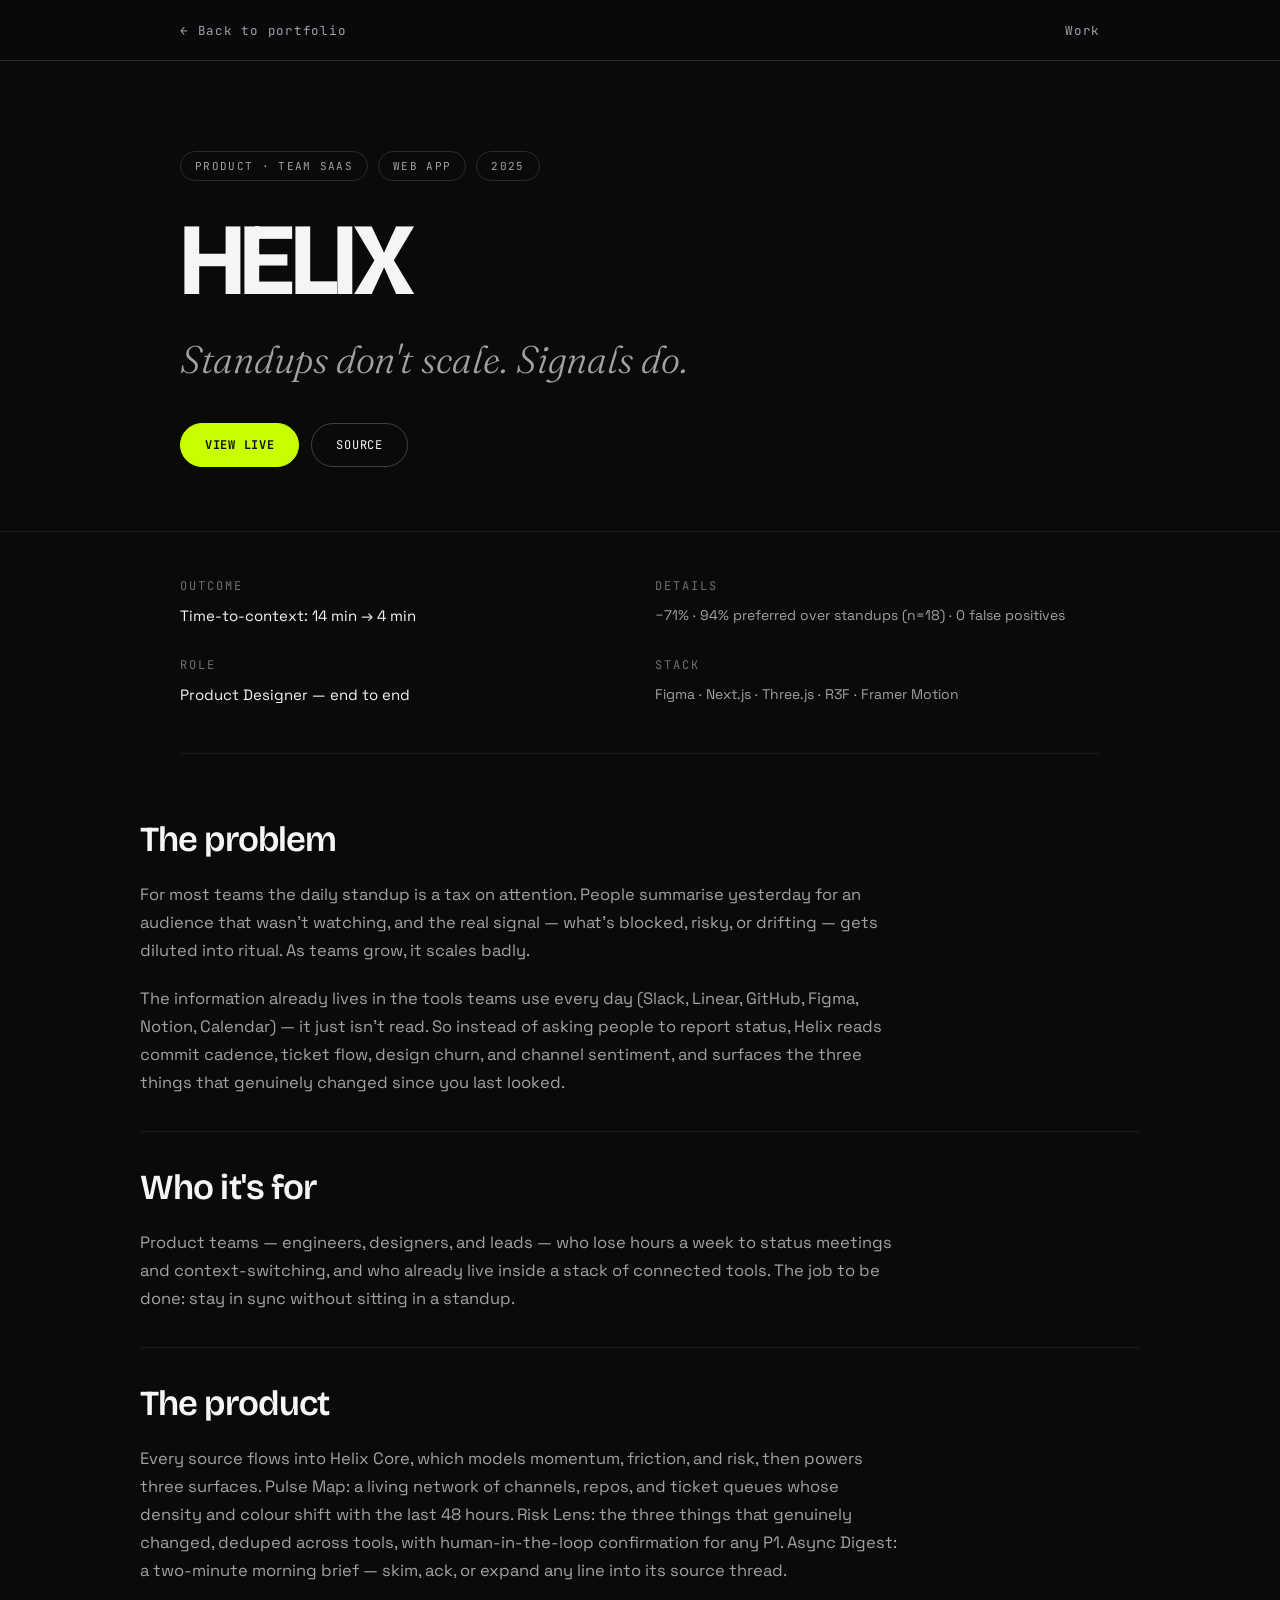
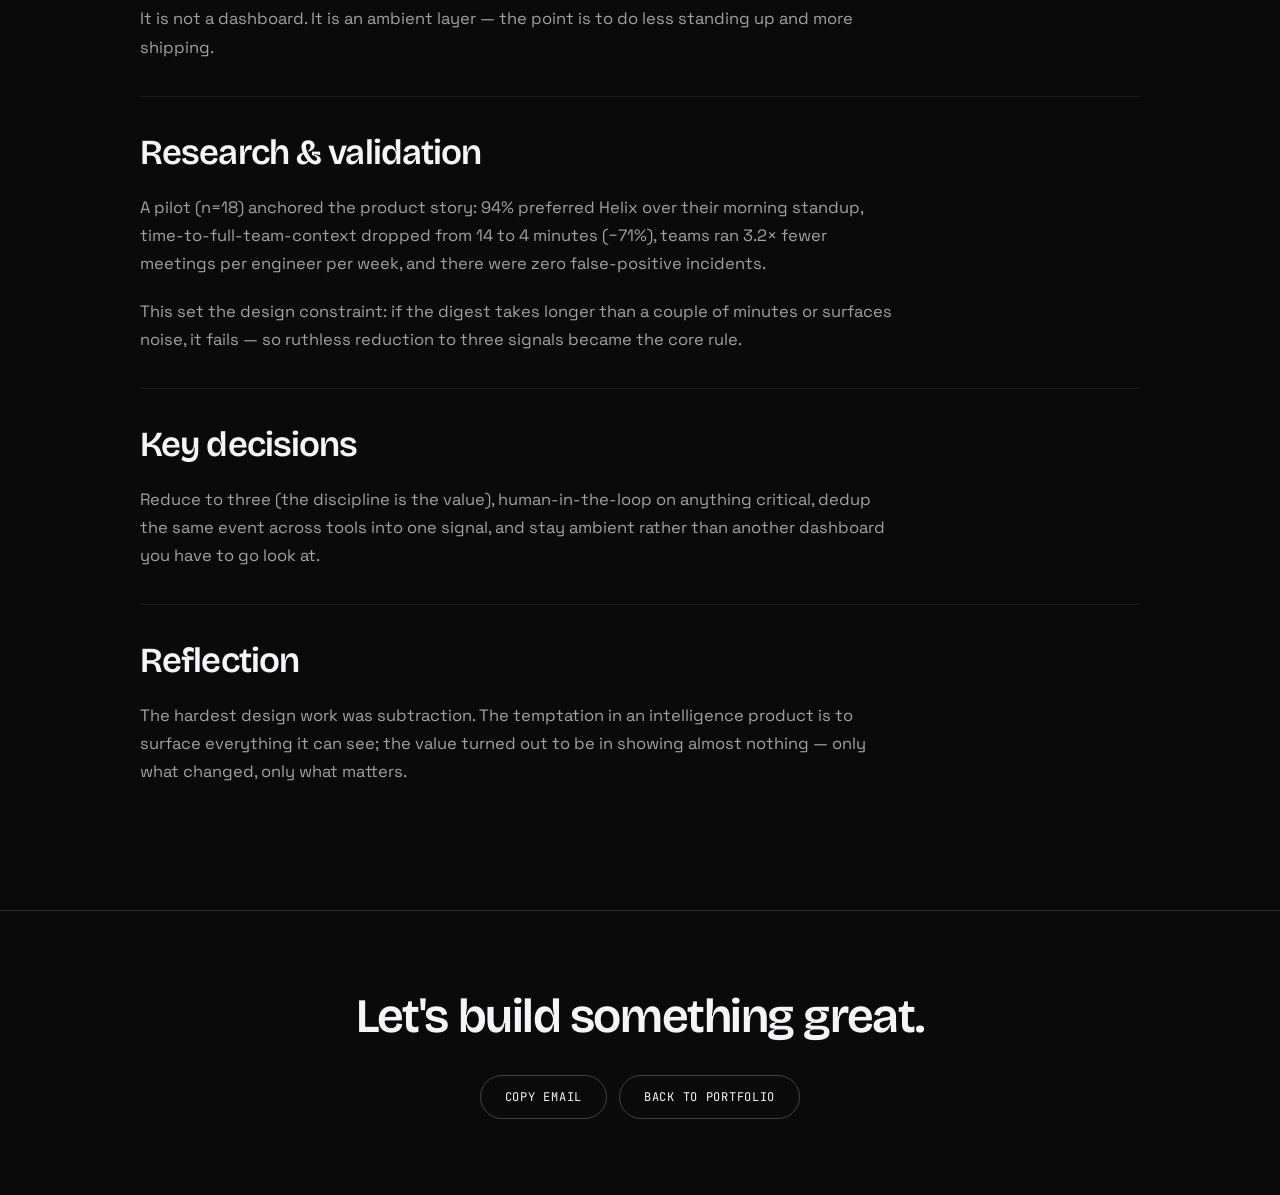
<file: work/helix.html>
<!DOCTYPE html>
<html lang="en">
<head>
<meta charset="utf-8">
<meta name="viewport" content="width=device-width, initial-scale=1">
<title>HELIX — Case Study</title>
<link rel="preconnect" href="https://fonts.googleapis.com">
<link rel="preconnect" href="https://fonts.gstatic.com" crossorigin>
<link href="https://fonts.googleapis.com/css2?family=Bricolage+Grotesque:opsz,wght@12..96,400..800&family=Space+Grotesk:wght@400;500;600;700&family=JetBrains+Mono:wght@400;500;700&family=Fraunces:ital,opsz,wght@0,9..144,300..700;1,9..144,300..700&display=swap" rel="stylesheet">
<link rel="stylesheet" href="case.css">
</head>
<body>

<div class="topbar">
  <div class="container in">
    <a href="../index.html">← Back to portfolio</a>
    <a href="../index.html#work">Work</a>
  </div>
</div>

<article>
  <header class="case-hero">
    <div class="container">
      <div class="tags"><span>Product · Team SaaS</span><span>Web App</span><span>2025</span></div>
      <h1 class="case-title">HELIX</h1>
      <p class="tagline">Standups don't scale. Signals do.</p>
      <div class="case-actions">
        <a class="primary" href="https://helix-gold-rho.vercel.app" target="_blank" rel="noopener">View live</a>
        <a href="https://github.com/prakhardewangan2005-hash" target="_blank" rel="noopener">Source</a>
      </div>
    </div>
  </header>

  <div class="container">
    <div class="meta">
      <div><div class="label">Outcome</div><div class="v">Time-to-context: 14 min → 4 min</div></div>
      <div><div class="label">Details</div><div class="v dim">−71% · 94% preferred over standups (n=18) · 0 false positives</div></div>
      <div><div class="label">Role</div><div class="v">Product Designer — end to end</div></div>
      <div><div class="label">Stack</div><div class="v dim">Figma · Next.js · Three.js · R3F · Framer Motion</div></div>
    </div>
  </div>

  <div class="container case-body">
    <section>
      <h2>The problem</h2>
      <p>For most teams the daily standup is a tax on attention. People summarise yesterday for an audience that wasn't watching, and the real signal — what's blocked, risky, or drifting — gets diluted into ritual. As teams grow, it scales badly.</p>
      <p>The information already lives in the tools teams use every day (Slack, Linear, GitHub, Figma, Notion, Calendar) — it just isn't read. So instead of asking people to report status, Helix reads commit cadence, ticket flow, design churn, and channel sentiment, and surfaces the three things that genuinely changed since you last looked.</p>
    </section>

    <section>
      <h2>Who it's for</h2>
      <p>Product teams — engineers, designers, and leads — who lose hours a week to status meetings and context-switching, and who already live inside a stack of connected tools. The job to be done: stay in sync without sitting in a standup.</p>
    </section>

    <section>
      <h2>The product</h2>
      <p>Every source flows into Helix Core, which models momentum, friction, and risk, then powers three surfaces. Pulse Map: a living network of channels, repos, and ticket queues whose density and colour shift with the last 48 hours. Risk Lens: the three things that genuinely changed, deduped across tools, with human-in-the-loop confirmation for any P1. Async Digest: a two-minute morning brief — skim, ack, or expand any line into its source thread.</p>
      <p>It is not a dashboard. It is an ambient layer — the point is to do less standing up and more shipping.</p>
    </section>

    <section>
      <h2>Research &amp; validation</h2>
      <p>A pilot (n=18) anchored the product story: 94% preferred Helix over their morning standup, time-to-full-team-context dropped from 14 to 4 minutes (−71%), teams ran 3.2× fewer meetings per engineer per week, and there were zero false-positive incidents.</p>
      <p>This set the design constraint: if the digest takes longer than a couple of minutes or surfaces noise, it fails — so ruthless reduction to three signals became the core rule.</p>
    </section>

    <section>
      <h2>Key decisions</h2>
      <p>Reduce to three (the discipline is the value), human-in-the-loop on anything critical, dedup the same event across tools into one signal, and stay ambient rather than another dashboard you have to go look at.</p>
    </section>

    <section>
      <h2>Reflection</h2>
      <p>The hardest design work was subtraction. The temptation in an intelligence product is to surface everything it can see; the value turned out to be in showing almost nothing — only what changed, only what matters.</p>
    </section>
  </div>

  <div class="case-cta">
    <div class="container">
      <h2>Let's build something great.</h2>
      <div class="row">
        <button id="copy" data-mail="prakhardewangan2005@gmail.com">Copy Email</button>
        <a href="../index.html">Back to Portfolio</a>
      </div>
    </div>
  </div>
</article>

<script>
const btn = document.getElementById('copy');
btn.addEventListener('click', async () => {
  const mail = btn.dataset.mail;
  try { await navigator.clipboard.writeText(mail); btn.textContent = 'Copied ✓'; }
  catch { btn.textContent = mail; }
  setTimeout(() => btn.textContent = 'Copy Email', 1800);
});
</script>
</body>
</html>
</file>
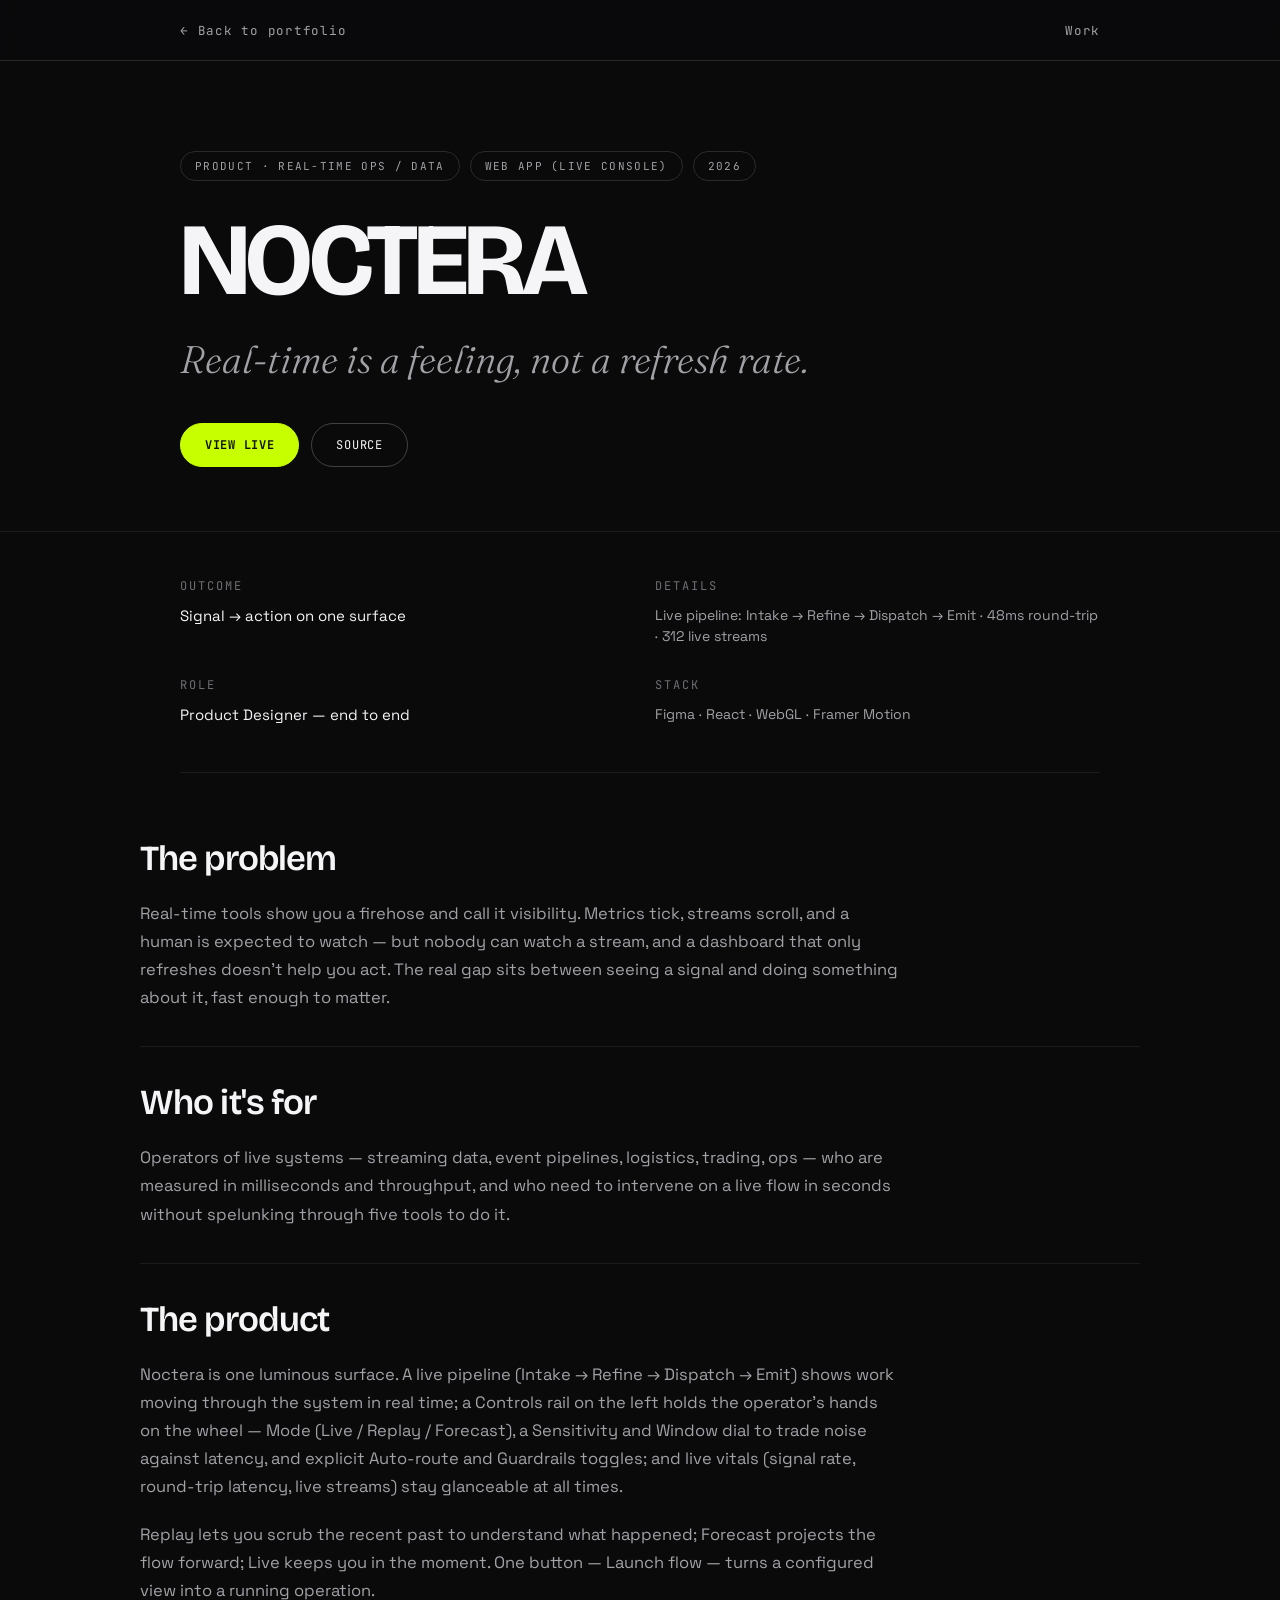
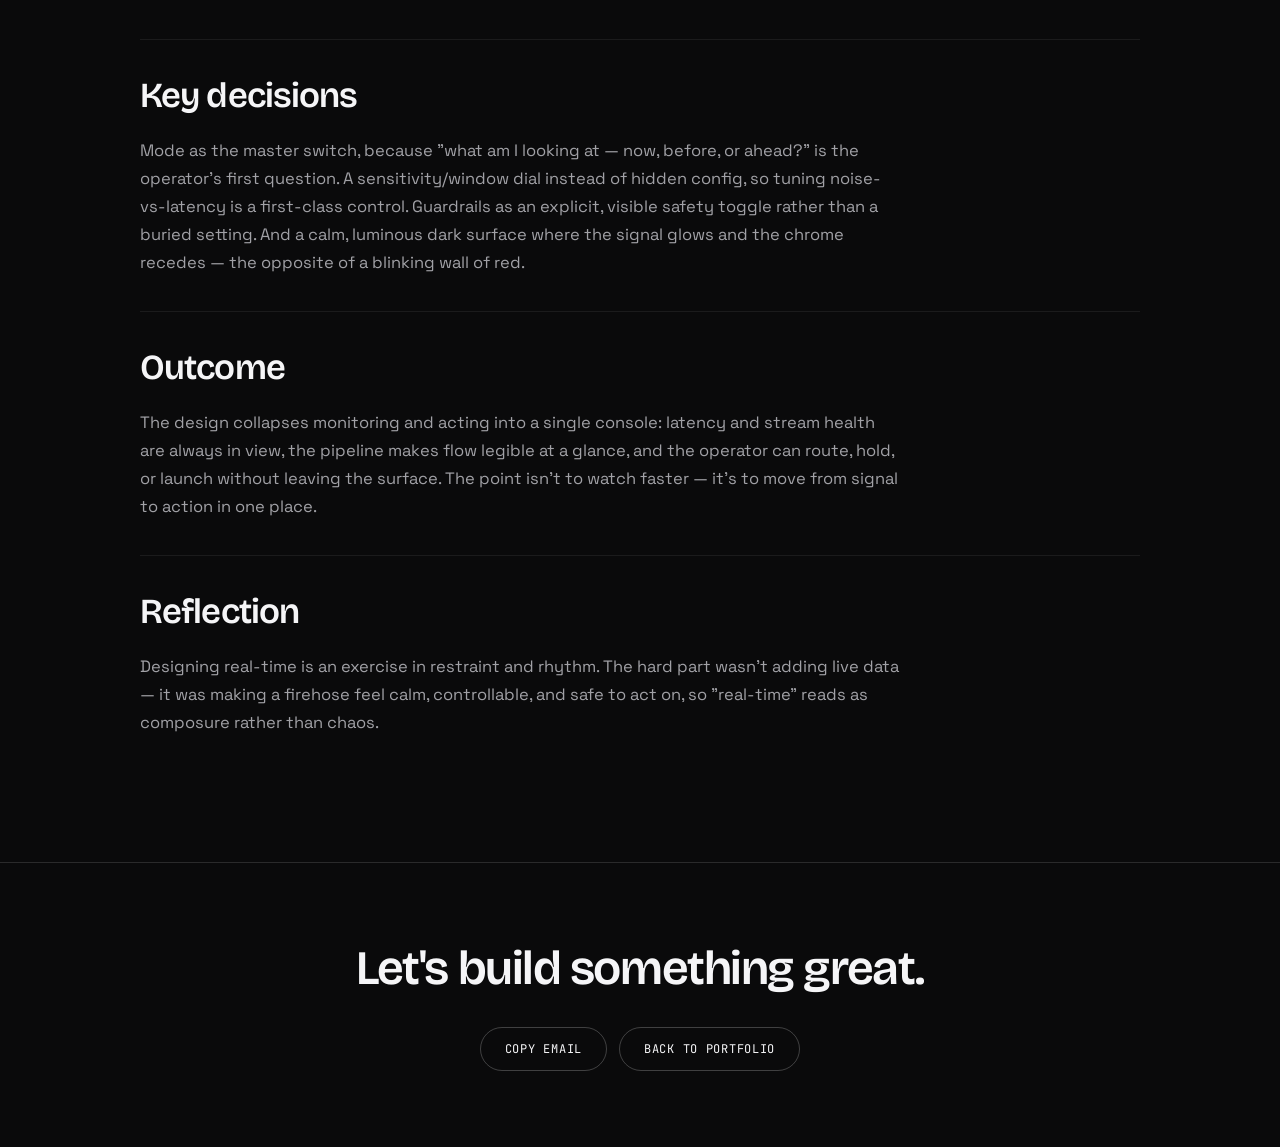
<file: work/noctera.html>
<!DOCTYPE html>
<html lang="en">
<head>
<meta charset="utf-8">
<meta name="viewport" content="width=device-width, initial-scale=1">
<title>NOCTERA — Case Study</title>
<link rel="preconnect" href="https://fonts.googleapis.com">
<link rel="preconnect" href="https://fonts.gstatic.com" crossorigin>
<link href="https://fonts.googleapis.com/css2?family=Bricolage+Grotesque:opsz,wght@12..96,400..800&family=Space+Grotesk:wght@400;500;600;700&family=JetBrains+Mono:wght@400;500;700&family=Fraunces:ital,opsz,wght@0,9..144,300..700;1,9..144,300..700&display=swap" rel="stylesheet">
<link rel="stylesheet" href="case.css">
</head>
<body>

<div class="topbar">
  <div class="container in">
    <a href="../index.html">← Back to portfolio</a>
    <a href="../index.html#work">Work</a>
  </div>
</div>

<article>
  <header class="case-hero">
    <div class="container">
      <div class="tags"><span>Product · Real-time Ops / Data</span><span>Web App (Live Console)</span><span>2026</span></div>
      <h1 class="case-title">NOCTERA</h1>
      <p class="tagline">Real-time is a feeling, not a refresh rate.</p>
      <div class="case-actions">
        <a class="primary" href="https://noctera-phi.vercel.app" target="_blank" rel="noopener">View live</a>
        <a href="https://github.com/prakhardewangan2005-hash" target="_blank" rel="noopener">Source</a>
      </div>
    </div>
  </header>

  <div class="container">
    <div class="meta">
      <div><div class="label">Outcome</div><div class="v">Signal → action on one surface</div></div>
      <div><div class="label">Details</div><div class="v dim">Live pipeline: Intake → Refine → Dispatch → Emit · 48ms round-trip · 312 live streams</div></div>
      <div><div class="label">Role</div><div class="v">Product Designer — end to end</div></div>
      <div><div class="label">Stack</div><div class="v dim">Figma · React · WebGL · Framer Motion</div></div>
    </div>
  </div>

  <div class="container case-body">
    <section>
      <h2>The problem</h2>
      <p>Real-time tools show you a firehose and call it visibility. Metrics tick, streams scroll, and a human is expected to watch — but nobody can watch a stream, and a dashboard that only refreshes doesn't help you act. The real gap sits between seeing a signal and doing something about it, fast enough to matter.</p>
    </section>

    <section>
      <h2>Who it's for</h2>
      <p>Operators of live systems — streaming data, event pipelines, logistics, trading, ops — who are measured in milliseconds and throughput, and who need to intervene on a live flow in seconds without spelunking through five tools to do it.</p>
    </section>

    <section>
      <h2>The product</h2>
      <p>Noctera is one luminous surface. A live pipeline (Intake → Refine → Dispatch → Emit) shows work moving through the system in real time; a Controls rail on the left holds the operator's hands on the wheel — Mode (Live / Replay / Forecast), a Sensitivity and Window dial to trade noise against latency, and explicit Auto-route and Guardrails toggles; and live vitals (signal rate, round-trip latency, live streams) stay glanceable at all times.</p>
      <p>Replay lets you scrub the recent past to understand what happened; Forecast projects the flow forward; Live keeps you in the moment. One button — Launch flow — turns a configured view into a running operation.</p>
    </section>

    <section>
      <h2>Key decisions</h2>
      <p>Mode as the master switch, because "what am I looking at — now, before, or ahead?" is the operator's first question. A sensitivity/window dial instead of hidden config, so tuning noise-vs-latency is a first-class control. Guardrails as an explicit, visible safety toggle rather than a buried setting. And a calm, luminous dark surface where the signal glows and the chrome recedes — the opposite of a blinking wall of red.</p>
    </section>

    <section>
      <h2>Outcome</h2>
      <p>The design collapses monitoring and acting into a single console: latency and stream health are always in view, the pipeline makes flow legible at a glance, and the operator can route, hold, or launch without leaving the surface. The point isn't to watch faster — it's to move from signal to action in one place.</p>
    </section>

    <section>
      <h2>Reflection</h2>
      <p>Designing real-time is an exercise in restraint and rhythm. The hard part wasn't adding live data — it was making a firehose feel calm, controllable, and safe to act on, so "real-time" reads as composure rather than chaos.</p>
    </section>
  </div>

  <div class="case-cta">
    <div class="container">
      <h2>Let's build something great.</h2>
      <div class="row">
        <button id="copy" data-mail="prakhardewangan2005@gmail.com">Copy Email</button>
        <a href="../index.html">Back to Portfolio</a>
      </div>
    </div>
  </div>
</article>

<script>
const btn = document.getElementById('copy');
btn.addEventListener('click', async () => {
  const mail = btn.dataset.mail;
  try { await navigator.clipboard.writeText(mail); btn.textContent = 'Copied ✓'; }
  catch { btn.textContent = mail; }
  setTimeout(() => btn.textContent = 'Copy Email', 1800);
});
</script>
</body>
</html>
</file>
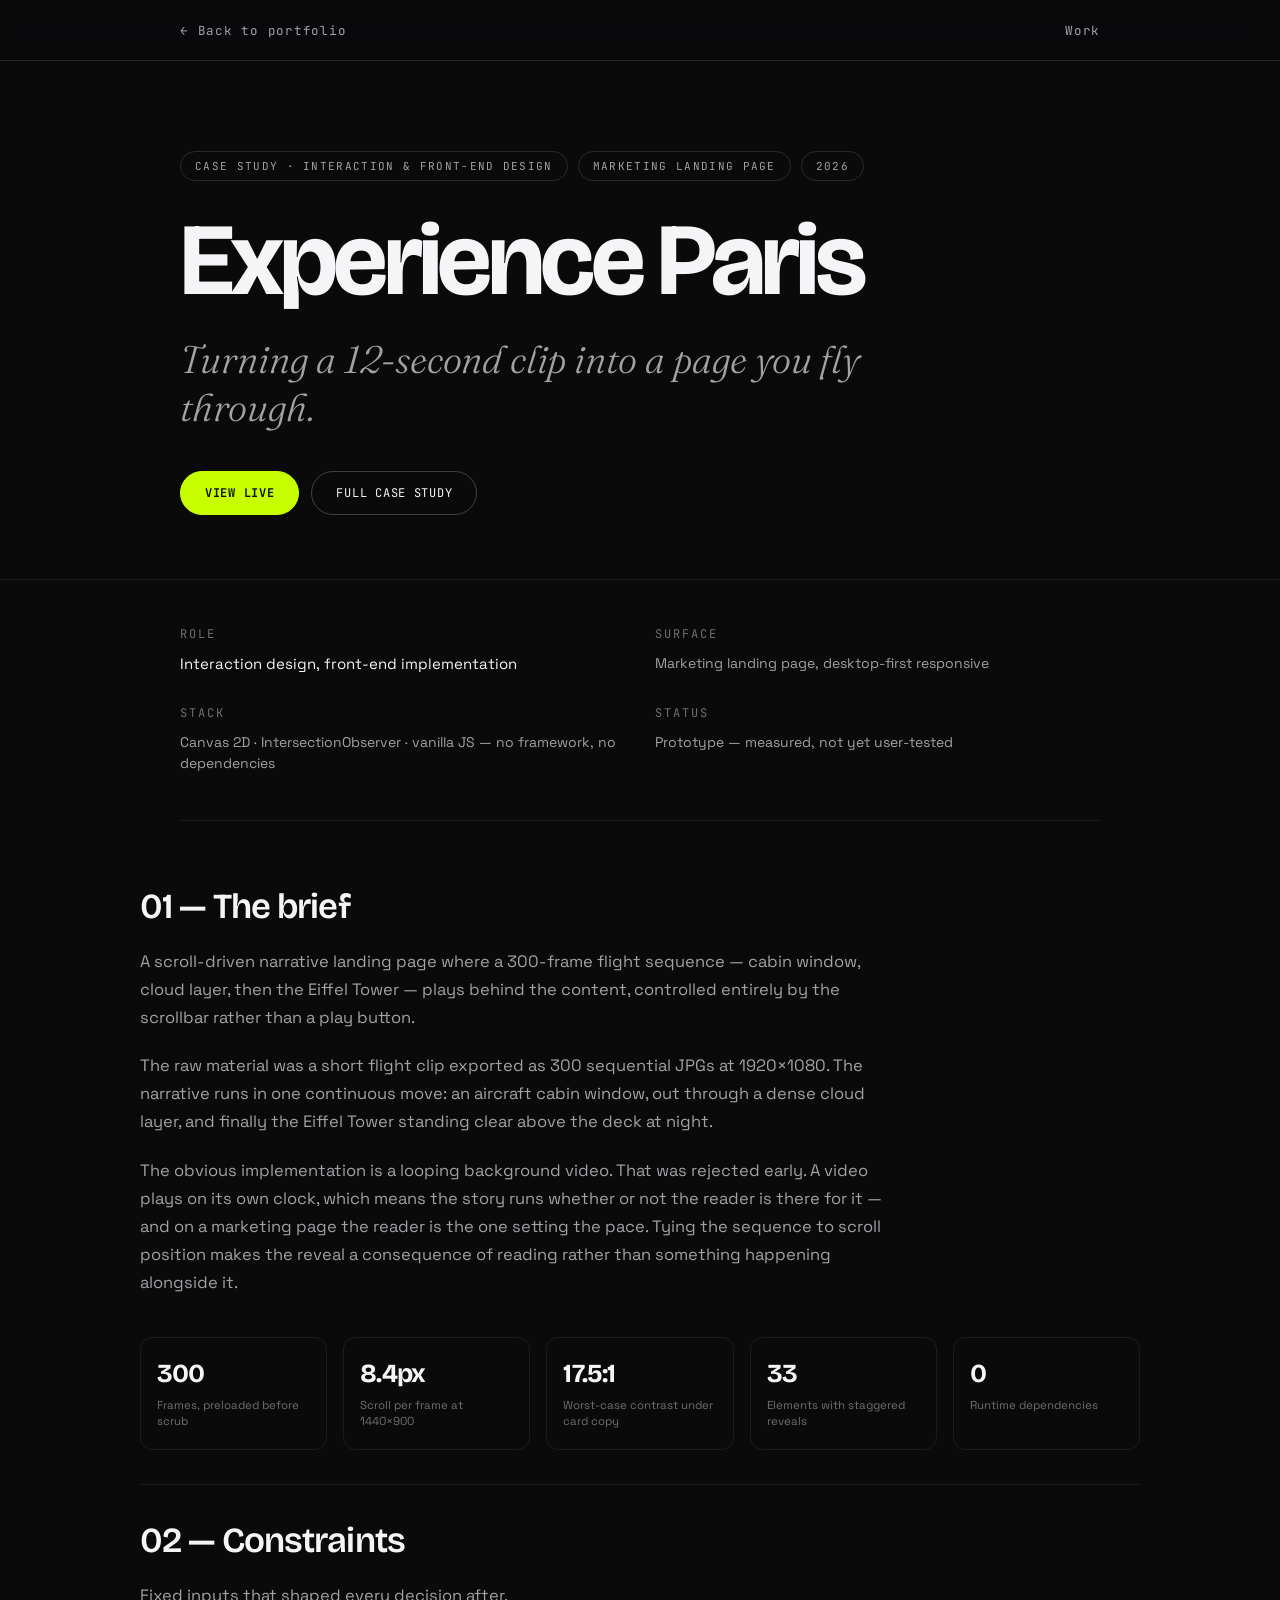
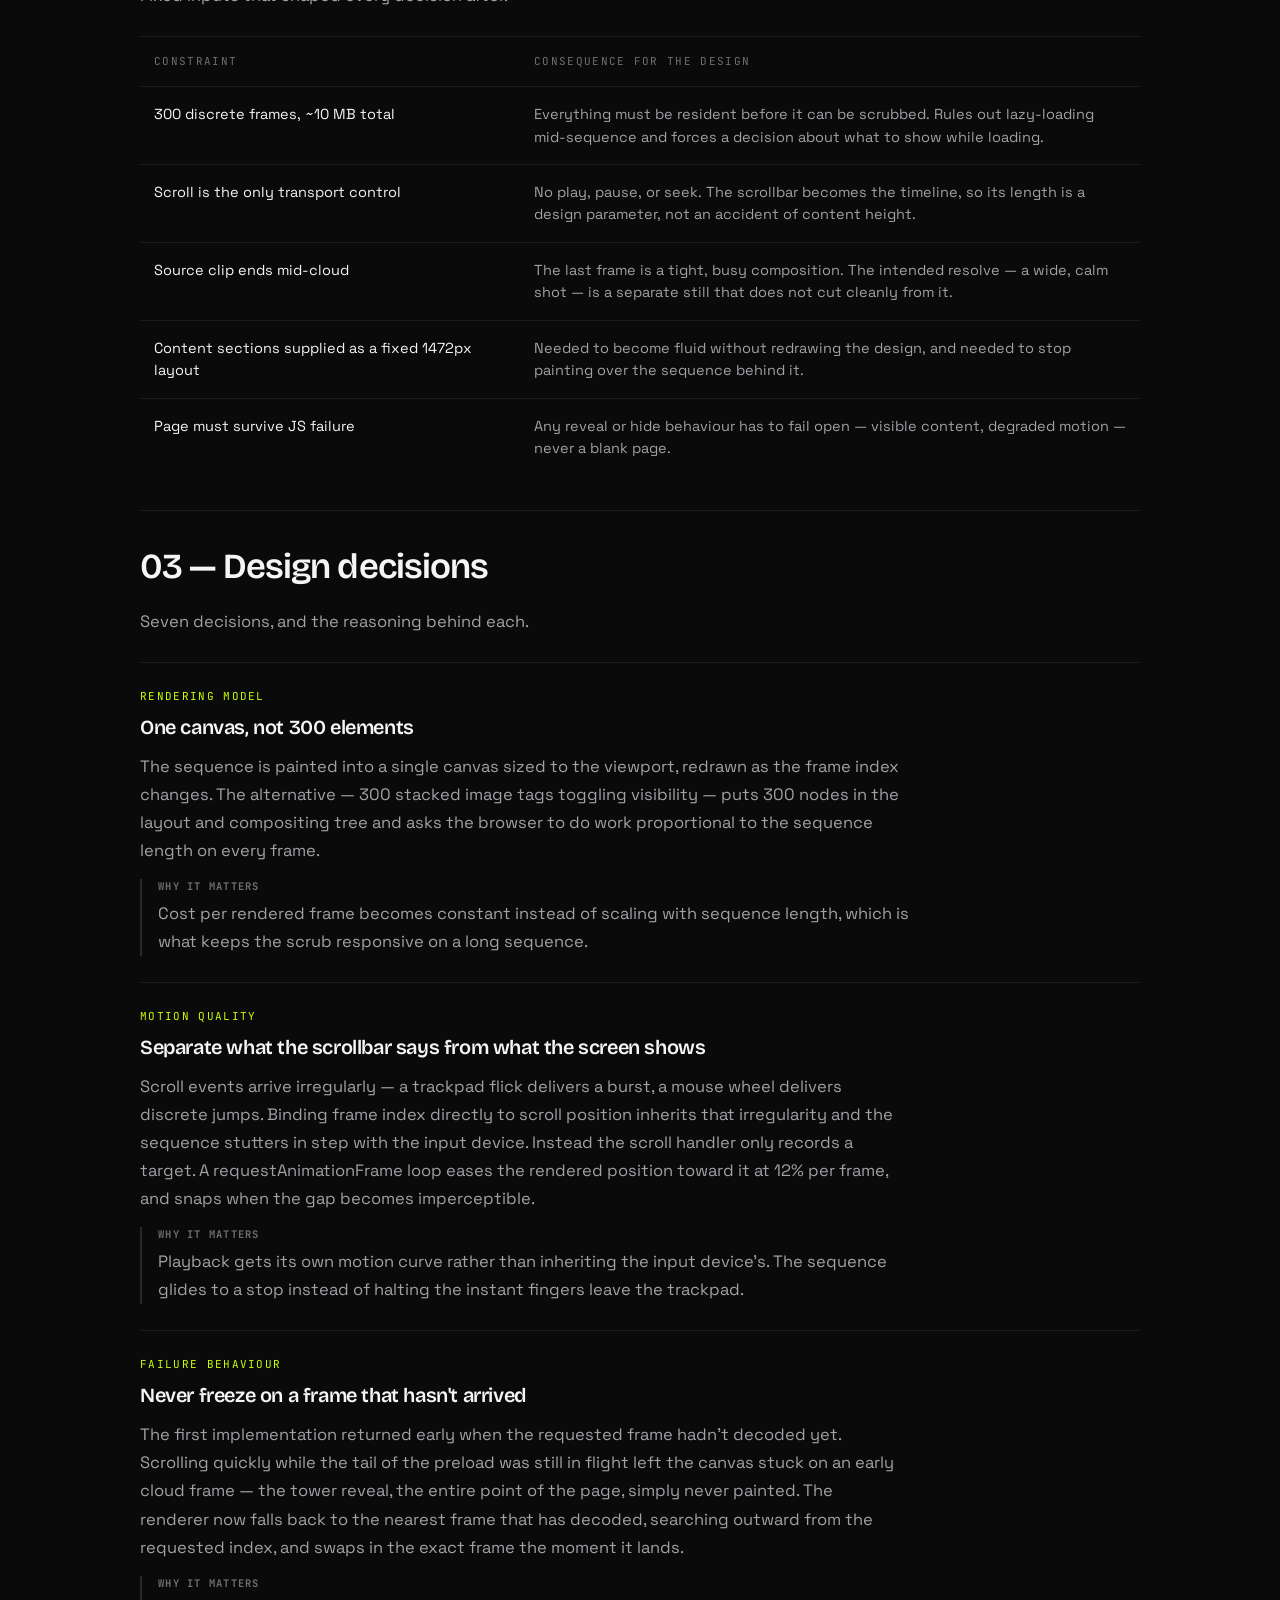
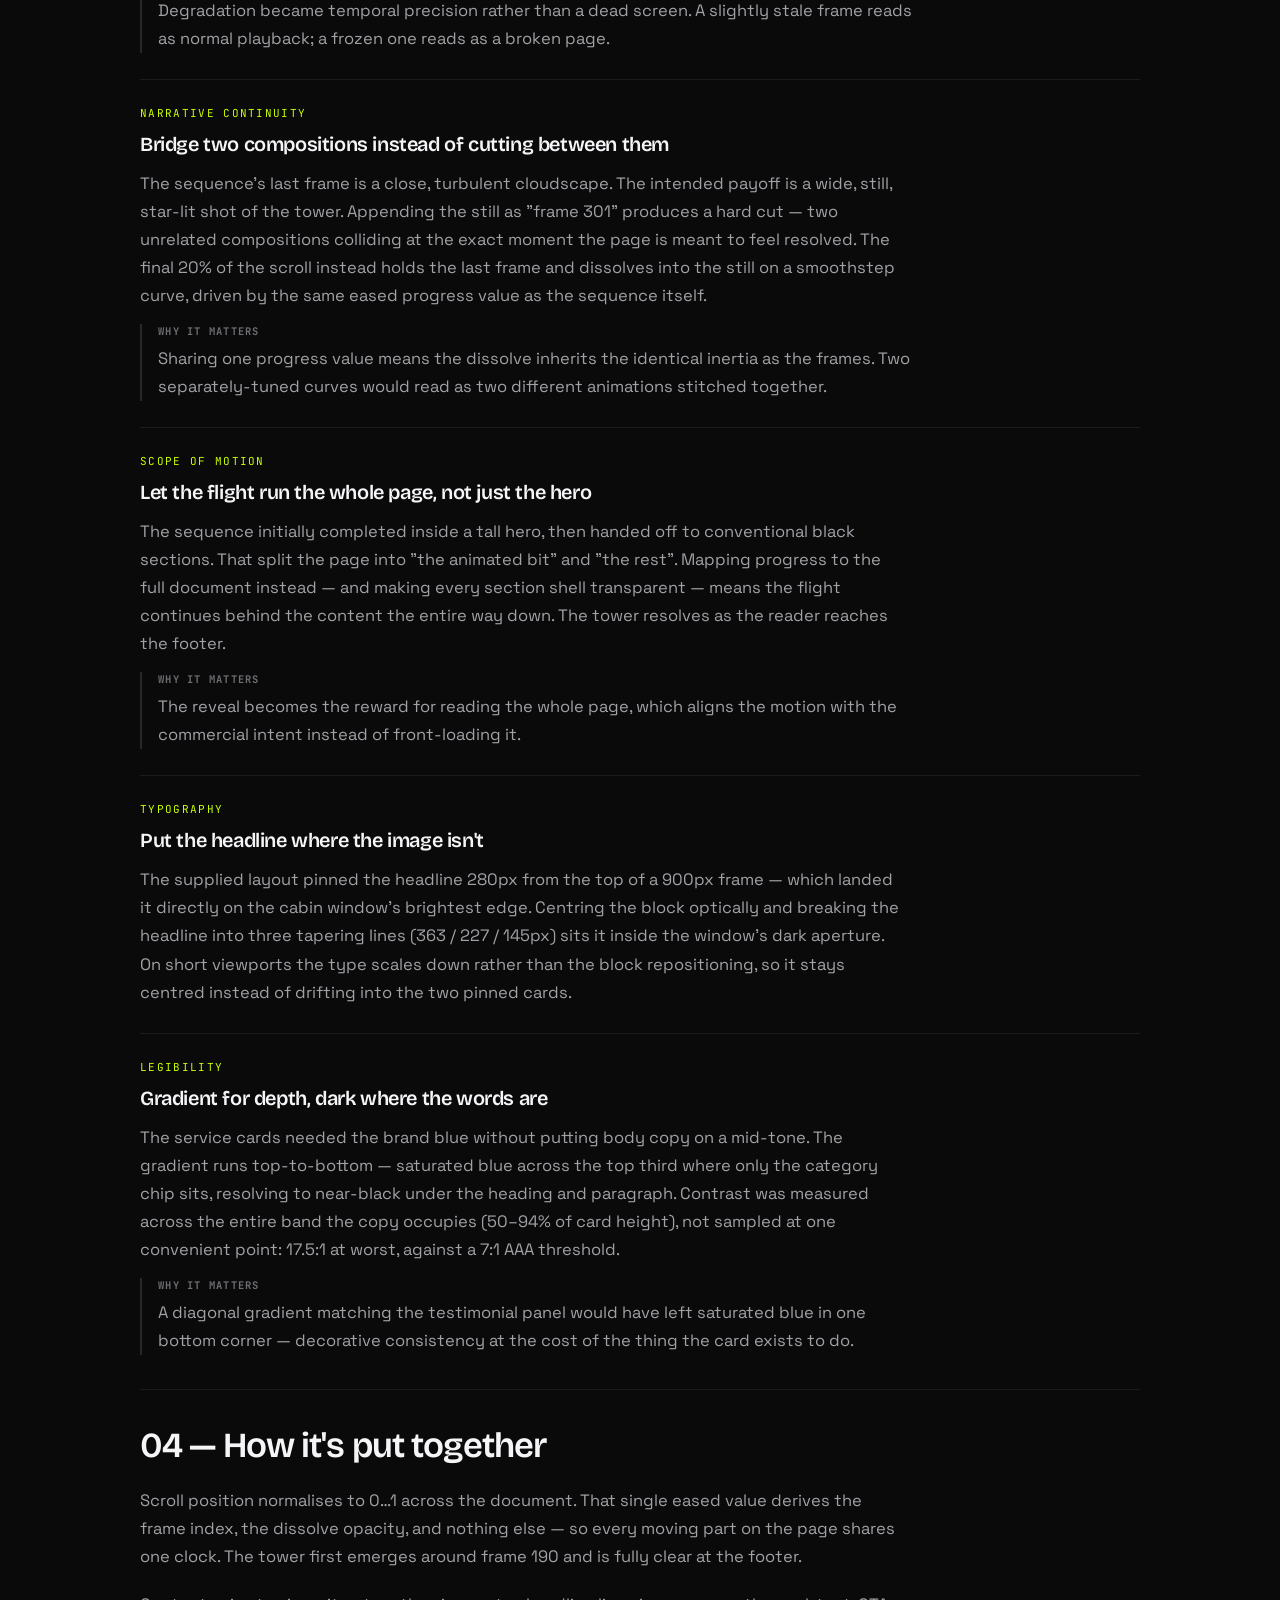
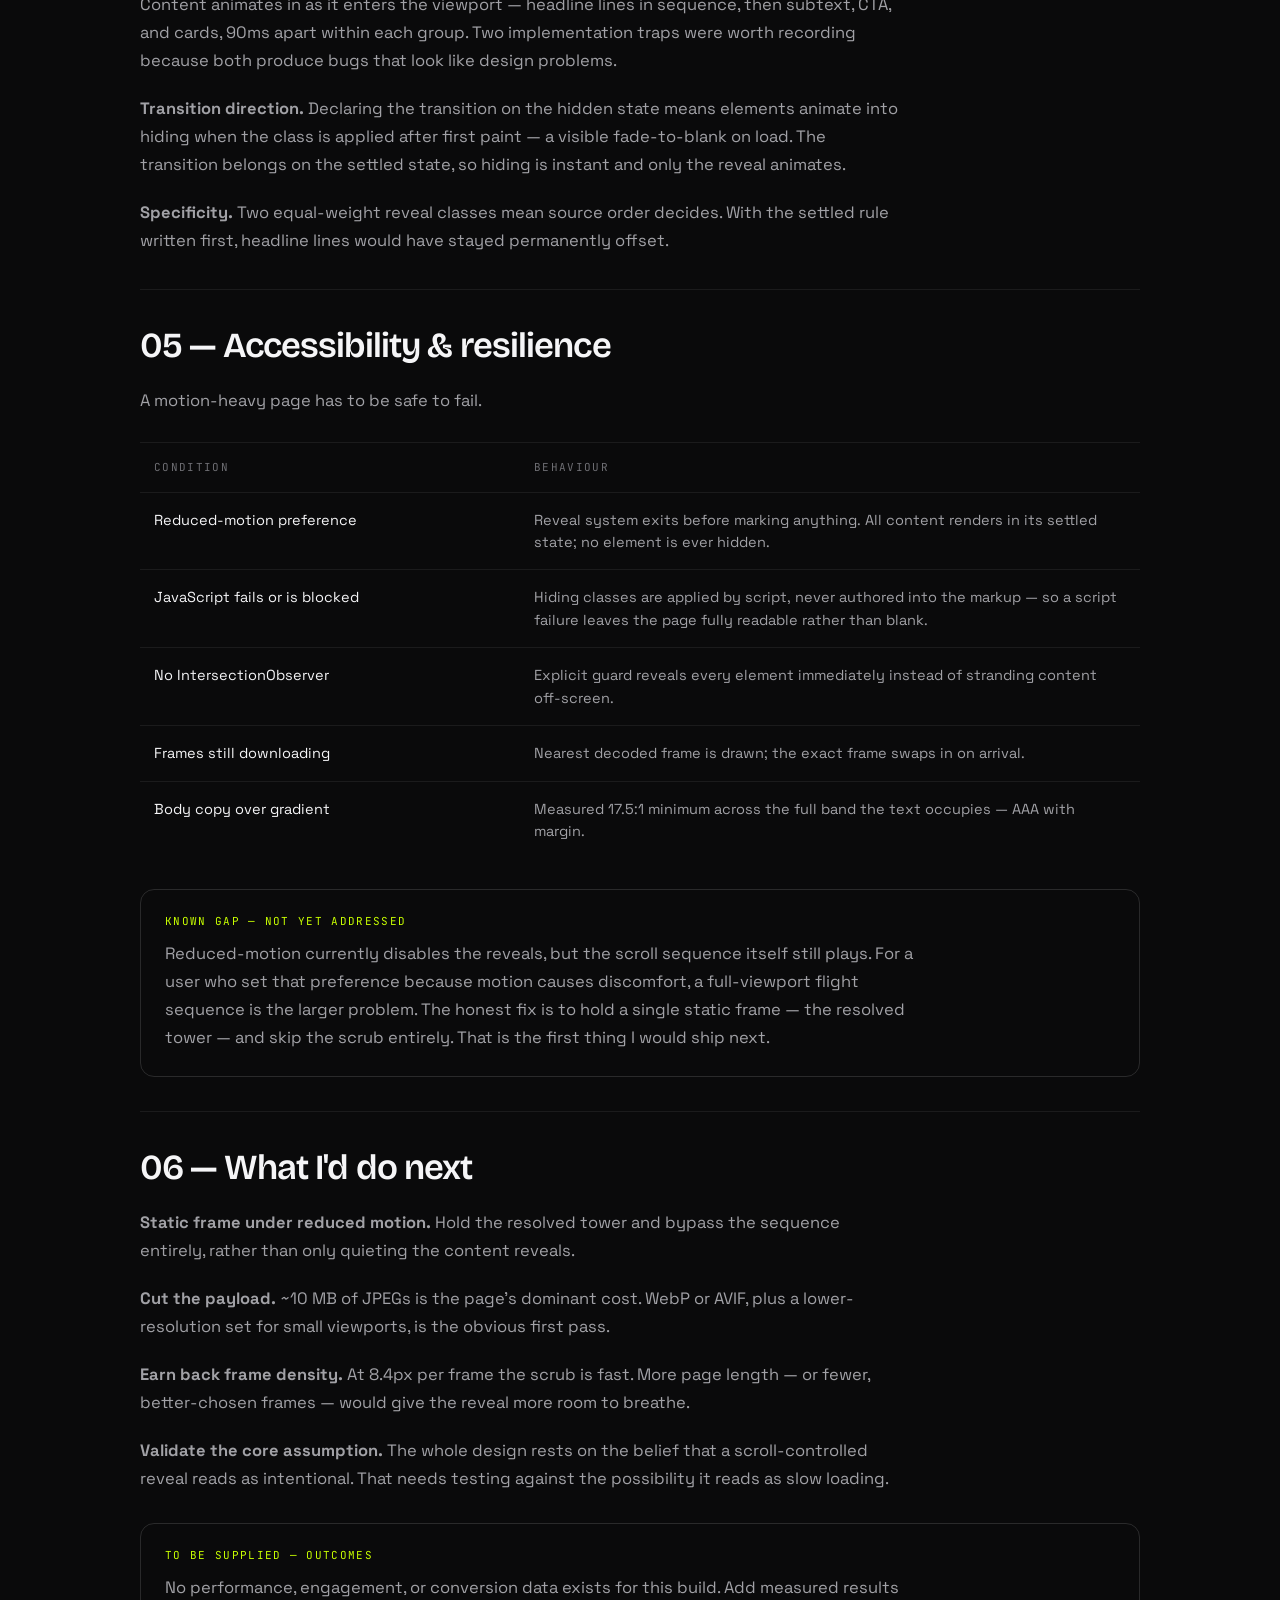
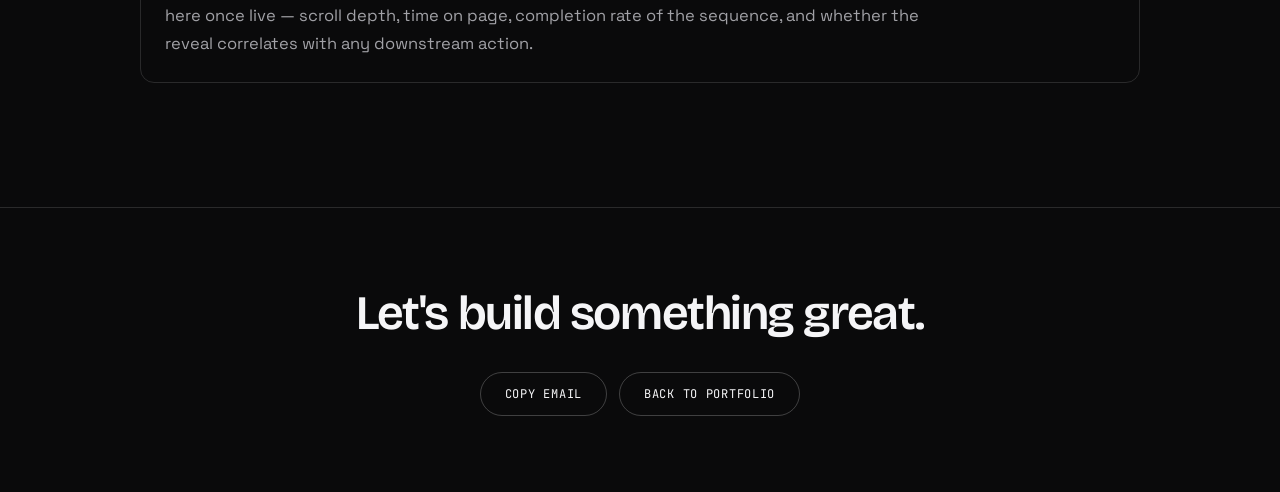
<file: work/paris.html>
<!DOCTYPE html>
<html lang="en">
<head>
<meta charset="utf-8">
<meta name="viewport" content="width=device-width, initial-scale=1">
<title>Experience Paris — Case Study</title>
<link rel="preconnect" href="https://fonts.googleapis.com">
<link rel="preconnect" href="https://fonts.gstatic.com" crossorigin>
<link href="https://fonts.googleapis.com/css2?family=Bricolage+Grotesque:opsz,wght@12..96,400..800&family=Space+Grotesk:wght@400;500;600;700&family=JetBrains+Mono:wght@400;500;700&family=Fraunces:ital,opsz,wght@0,9..144,300..700;1,9..144,300..700&display=swap" rel="stylesheet">
<link rel="stylesheet" href="case.css">
<style>
  .figs { display: grid; grid-template-columns: repeat(5, 1fr); gap: 16px; margin-top: 40px; }
  .fig { border: 1px solid var(--line-faint); border-radius: 12px; padding: 20px 16px; }
  .fig b { display: block; font-family: var(--font-display); font-size: 26px; font-weight: 700; letter-spacing: -.03em; }
  .fig span { display: block; margin-top: 8px; font-size: 11.5px; line-height: 1.4; color: var(--text-tertiary); }
  table { width: 100%; border-collapse: collapse; margin-top: 26px; }
  th, td { text-align: left; vertical-align: top; padding: 16px 14px; border-top: 1px solid var(--line-faint); font-size: 14.5px; line-height: 1.55; }
  th { font-family: var(--font-mono); font-size: 11px; letter-spacing: .12em; text-transform: uppercase; color: var(--text-tertiary); font-weight: 400; }
  td:first-child { color: var(--text-primary); width: 38%; }
  td { color: var(--text-secondary); }
  .dec { border-top: 1px solid var(--line-faint); padding-top: 26px; margin-top: 26px; }
  .dec .k { font-family: var(--font-mono); font-size: 11px; letter-spacing: .12em; text-transform: uppercase; color: var(--accent); }
  .dec h3 { font-family: var(--font-display); font-size: 20px; font-weight: 600; letter-spacing: -.02em; margin: 12px 0 14px; }
  .why { margin-top: 14px; padding-left: 16px; border-left: 2px solid var(--line-medium); }
  .why b { display: block; font-family: var(--font-mono); font-size: 10.5px; letter-spacing: .12em; text-transform: uppercase; color: var(--text-tertiary); margin-bottom: 7px; }
  .gap { border: 1px solid var(--line-medium); border-radius: 14px; padding: 24px; margin-top: 30px; }
  .gap .k { font-family: var(--font-mono); font-size: 11px; letter-spacing: .12em; text-transform: uppercase; color: var(--accent); }
  .gap p { margin-top: 12px; }
  @media (max-width: 820px) { .figs { grid-template-columns: 1fr 1fr; } }
</style>
</head>
<body>

<div class="topbar">
  <div class="container in">
    <a href="../index.html">← Back to portfolio</a>
    <a href="../index.html#work">Work</a>
  </div>
</div>

<article>
  <header class="case-hero">
    <div class="container">
      <div class="tags"><span>Case Study · Interaction &amp; Front-end Design</span><span>Marketing Landing Page</span><span>2026</span></div>
      <h1 class="case-title">Experience Paris</h1>
      <p class="tagline">Turning a 12-second clip into a page you fly through.</p>
      <div class="case-actions">
        <a class="primary" href="https://precious-marzipan-6a85ab.netlify.app/" target="_blank" rel="noopener">View live</a>
        <a href="https://precious-marzipan-6a85ab.netlify.app/case-study" target="_blank" rel="noopener">Full case study</a>
      </div>
    </div>
  </header>

  <div class="container">
    <div class="meta">
      <div><div class="label">Role</div><div class="v">Interaction design, front-end implementation</div></div>
      <div><div class="label">Surface</div><div class="v dim">Marketing landing page, desktop-first responsive</div></div>
      <div><div class="label">Stack</div><div class="v dim">Canvas 2D · IntersectionObserver · vanilla JS — no framework, no dependencies</div></div>
      <div><div class="label">Status</div><div class="v dim">Prototype — measured, not yet user-tested</div></div>
    </div>
  </div>

  <div class="container case-body">
    <section>
      <h2>01 — The brief</h2>
      <p>A scroll-driven narrative landing page where a 300-frame flight sequence — cabin window, cloud layer, then the Eiffel Tower — plays behind the content, controlled entirely by the scrollbar rather than a play button.</p>
      <p>The raw material was a short flight clip exported as 300 sequential JPGs at 1920×1080. The narrative runs in one continuous move: an aircraft cabin window, out through a dense cloud layer, and finally the Eiffel Tower standing clear above the deck at night.</p>
      <p>The obvious implementation is a looping background video. That was rejected early. A video plays on its own clock, which means the story runs whether or not the reader is there for it — and on a marketing page the reader is the one setting the pace. Tying the sequence to scroll position makes the reveal a consequence of reading rather than something happening alongside it.</p>

      <div class="figs">
        <div class="fig"><b>300</b><span>Frames, preloaded before scrub</span></div>
        <div class="fig"><b>8.4px</b><span>Scroll per frame at 1440×900</span></div>
        <div class="fig"><b>17.5:1</b><span>Worst-case contrast under card copy</span></div>
        <div class="fig"><b>33</b><span>Elements with staggered reveals</span></div>
        <div class="fig"><b>0</b><span>Runtime dependencies</span></div>
      </div>
    </section>

    <section>
      <h2>02 — Constraints</h2>
      <p>Fixed inputs that shaped every decision after.</p>
      <table>
        <tr><th>Constraint</th><th>Consequence for the design</th></tr>
        <tr><td>300 discrete frames, ~10 MB total</td><td>Everything must be resident before it can be scrubbed. Rules out lazy-loading mid-sequence and forces a decision about what to show while loading.</td></tr>
        <tr><td>Scroll is the only transport control</td><td>No play, pause, or seek. The scrollbar becomes the timeline, so its length is a design parameter, not an accident of content height.</td></tr>
        <tr><td>Source clip ends mid-cloud</td><td>The last frame is a tight, busy composition. The intended resolve — a wide, calm shot — is a separate still that does not cut cleanly from it.</td></tr>
        <tr><td>Content sections supplied as a fixed 1472px layout</td><td>Needed to become fluid without redrawing the design, and needed to stop painting over the sequence behind it.</td></tr>
        <tr><td>Page must survive JS failure</td><td>Any reveal or hide behaviour has to fail open — visible content, degraded motion — never a blank page.</td></tr>
      </table>
    </section>

    <section>
      <h2>03 — Design decisions</h2>
      <p>Seven decisions, and the reasoning behind each.</p>

      <div class="dec">
        <div class="k">Rendering model</div>
        <h3>One canvas, not 300 elements</h3>
        <p>The sequence is painted into a single canvas sized to the viewport, redrawn as the frame index changes. The alternative — 300 stacked image tags toggling visibility — puts 300 nodes in the layout and compositing tree and asks the browser to do work proportional to the sequence length on every frame.</p>
        <div class="why"><b>Why it matters</b><p>Cost per rendered frame becomes constant instead of scaling with sequence length, which is what keeps the scrub responsive on a long sequence.</p></div>
      </div>

      <div class="dec">
        <div class="k">Motion quality</div>
        <h3>Separate what the scrollbar says from what the screen shows</h3>
        <p>Scroll events arrive irregularly — a trackpad flick delivers a burst, a mouse wheel delivers discrete jumps. Binding frame index directly to scroll position inherits that irregularity and the sequence stutters in step with the input device. Instead the scroll handler only records a target. A requestAnimationFrame loop eases the rendered position toward it at 12% per frame, and snaps when the gap becomes imperceptible.</p>
        <div class="why"><b>Why it matters</b><p>Playback gets its own motion curve rather than inheriting the input device's. The sequence glides to a stop instead of halting the instant fingers leave the trackpad.</p></div>
      </div>

      <div class="dec">
        <div class="k">Failure behaviour</div>
        <h3>Never freeze on a frame that hasn't arrived</h3>
        <p>The first implementation returned early when the requested frame hadn't decoded yet. Scrolling quickly while the tail of the preload was still in flight left the canvas stuck on an early cloud frame — the tower reveal, the entire point of the page, simply never painted. The renderer now falls back to the nearest frame that has decoded, searching outward from the requested index, and swaps in the exact frame the moment it lands.</p>
        <div class="why"><b>Why it matters</b><p>Degradation became temporal precision rather than a dead screen. A slightly stale frame reads as normal playback; a frozen one reads as a broken page.</p></div>
      </div>

      <div class="dec">
        <div class="k">Narrative continuity</div>
        <h3>Bridge two compositions instead of cutting between them</h3>
        <p>The sequence's last frame is a close, turbulent cloudscape. The intended payoff is a wide, still, star-lit shot of the tower. Appending the still as "frame 301" produces a hard cut — two unrelated compositions colliding at the exact moment the page is meant to feel resolved. The final 20% of the scroll instead holds the last frame and dissolves into the still on a smoothstep curve, driven by the same eased progress value as the sequence itself.</p>
        <div class="why"><b>Why it matters</b><p>Sharing one progress value means the dissolve inherits the identical inertia as the frames. Two separately-tuned curves would read as two different animations stitched together.</p></div>
      </div>

      <div class="dec">
        <div class="k">Scope of motion</div>
        <h3>Let the flight run the whole page, not just the hero</h3>
        <p>The sequence initially completed inside a tall hero, then handed off to conventional black sections. That split the page into "the animated bit" and "the rest". Mapping progress to the full document instead — and making every section shell transparent — means the flight continues behind the content the entire way down. The tower resolves as the reader reaches the footer.</p>
        <div class="why"><b>Why it matters</b><p>The reveal becomes the reward for reading the whole page, which aligns the motion with the commercial intent instead of front-loading it.</p></div>
      </div>

      <div class="dec">
        <div class="k">Typography</div>
        <h3>Put the headline where the image isn't</h3>
        <p>The supplied layout pinned the headline 280px from the top of a 900px frame — which landed it directly on the cabin window's brightest edge. Centring the block optically and breaking the headline into three tapering lines (363 / 227 / 145px) sits it inside the window's dark aperture. On short viewports the type scales down rather than the block repositioning, so it stays centred instead of drifting into the two pinned cards.</p>
      </div>

      <div class="dec">
        <div class="k">Legibility</div>
        <h3>Gradient for depth, dark where the words are</h3>
        <p>The service cards needed the brand blue without putting body copy on a mid-tone. The gradient runs top-to-bottom — saturated blue across the top third where only the category chip sits, resolving to near-black under the heading and paragraph. Contrast was measured across the entire band the copy occupies (50–94% of card height), not sampled at one convenient point: 17.5:1 at worst, against a 7:1 AAA threshold.</p>
        <div class="why"><b>Why it matters</b><p>A diagonal gradient matching the testimonial panel would have left saturated blue in one bottom corner — decorative consistency at the cost of the thing the card exists to do.</p></div>
      </div>
    </section>

    <section>
      <h2>04 — How it's put together</h2>
      <p>Scroll position normalises to 0…1 across the document. That single eased value derives the frame index, the dissolve opacity, and nothing else — so every moving part on the page shares one clock. The tower first emerges around frame 190 and is fully clear at the footer.</p>
      <p>Content animates in as it enters the viewport — headline lines in sequence, then subtext, CTA, and cards, 90ms apart within each group. Two implementation traps were worth recording because both produce bugs that look like design problems.</p>
      <p><strong>Transition direction.</strong> Declaring the transition on the hidden state means elements animate into hiding when the class is applied after first paint — a visible fade-to-blank on load. The transition belongs on the settled state, so hiding is instant and only the reveal animates.</p>
      <p><strong>Specificity.</strong> Two equal-weight reveal classes mean source order decides. With the settled rule written first, headline lines would have stayed permanently offset.</p>
    </section>

    <section>
      <h2>05 — Accessibility &amp; resilience</h2>
      <p>A motion-heavy page has to be safe to fail.</p>
      <table>
        <tr><th>Condition</th><th>Behaviour</th></tr>
        <tr><td>Reduced-motion preference</td><td>Reveal system exits before marking anything. All content renders in its settled state; no element is ever hidden.</td></tr>
        <tr><td>JavaScript fails or is blocked</td><td>Hiding classes are applied by script, never authored into the markup — so a script failure leaves the page fully readable rather than blank.</td></tr>
        <tr><td>No IntersectionObserver</td><td>Explicit guard reveals every element immediately instead of stranding content off-screen.</td></tr>
        <tr><td>Frames still downloading</td><td>Nearest decoded frame is drawn; the exact frame swaps in on arrival.</td></tr>
        <tr><td>Body copy over gradient</td><td>Measured 17.5:1 minimum across the full band the text occupies — AAA with margin.</td></tr>
      </table>

      <div class="gap">
        <div class="k">Known gap — not yet addressed</div>
        <p>Reduced-motion currently disables the reveals, but the scroll sequence itself still plays. For a user who set that preference because motion causes discomfort, a full-viewport flight sequence is the larger problem. The honest fix is to hold a single static frame — the resolved tower — and skip the scrub entirely. That is the first thing I would ship next.</p>
      </div>
    </section>

    <section>
      <h2>06 — What I'd do next</h2>
      <p><strong>Static frame under reduced motion.</strong> Hold the resolved tower and bypass the sequence entirely, rather than only quieting the content reveals.</p>
      <p><strong>Cut the payload.</strong> ~10 MB of JPEGs is the page's dominant cost. WebP or AVIF, plus a lower-resolution set for small viewports, is the obvious first pass.</p>
      <p><strong>Earn back frame density.</strong> At 8.4px per frame the scrub is fast. More page length — or fewer, better-chosen frames — would give the reveal more room to breathe.</p>
      <p><strong>Validate the core assumption.</strong> The whole design rests on the belief that a scroll-controlled reveal reads as intentional. That needs testing against the possibility it reads as slow loading.</p>

      <div class="gap">
        <div class="k">To be supplied — outcomes</div>
        <p>No performance, engagement, or conversion data exists for this build. Add measured results here once live — scroll depth, time on page, completion rate of the sequence, and whether the reveal correlates with any downstream action.</p>
      </div>
    </section>
  </div>

  <div class="case-cta">
    <div class="container">
      <h2>Let's build something great.</h2>
      <div class="row">
        <button id="copy" data-mail="prakhardewangan2005@gmail.com">Copy Email</button>
        <a href="../index.html">Back to Portfolio</a>
      </div>
    </div>
  </div>
</article>

<script>
const btn = document.getElementById('copy');
btn.addEventListener('click', async () => {
  const mail = btn.dataset.mail;
  try { await navigator.clipboard.writeText(mail); btn.textContent = 'Copied ✓'; }
  catch { btn.textContent = mail; }
  setTimeout(() => btn.textContent = 'Copy Email', 1800);
});
</script>
</body>
</html>
</file>
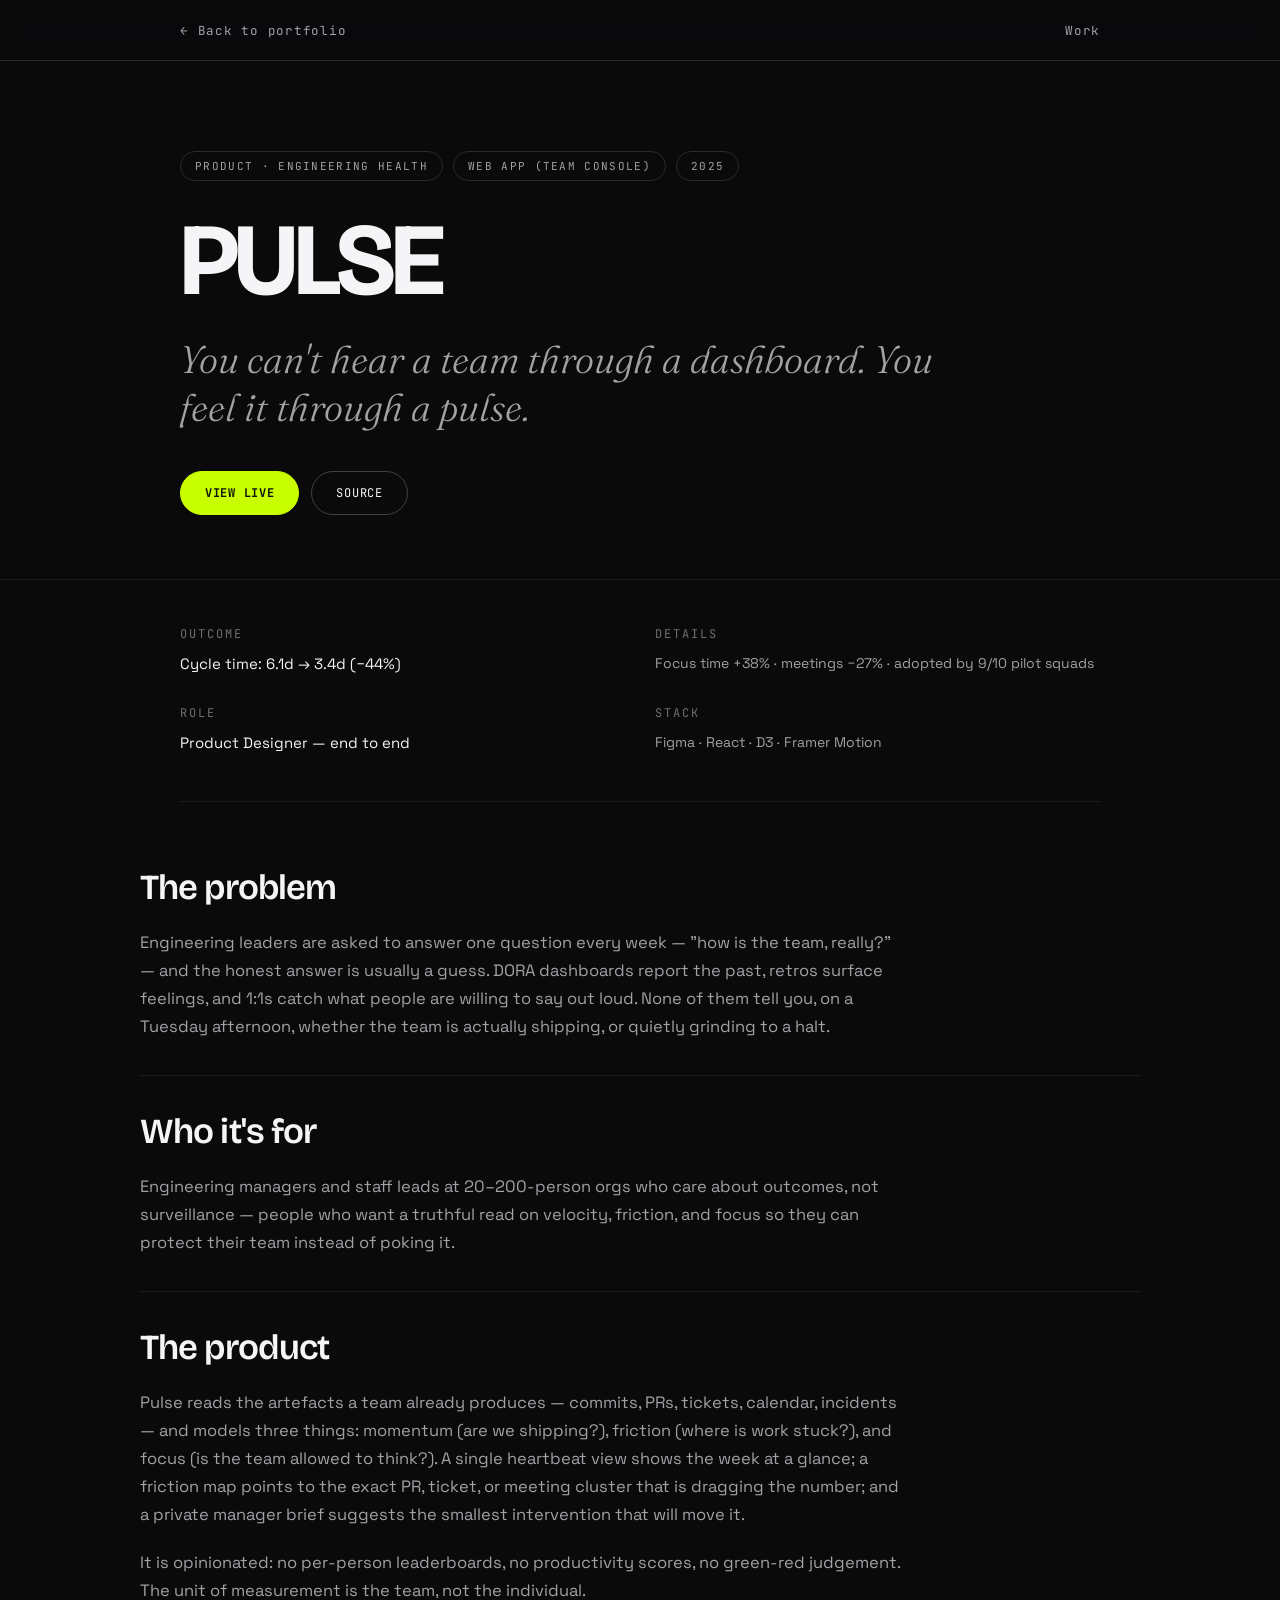
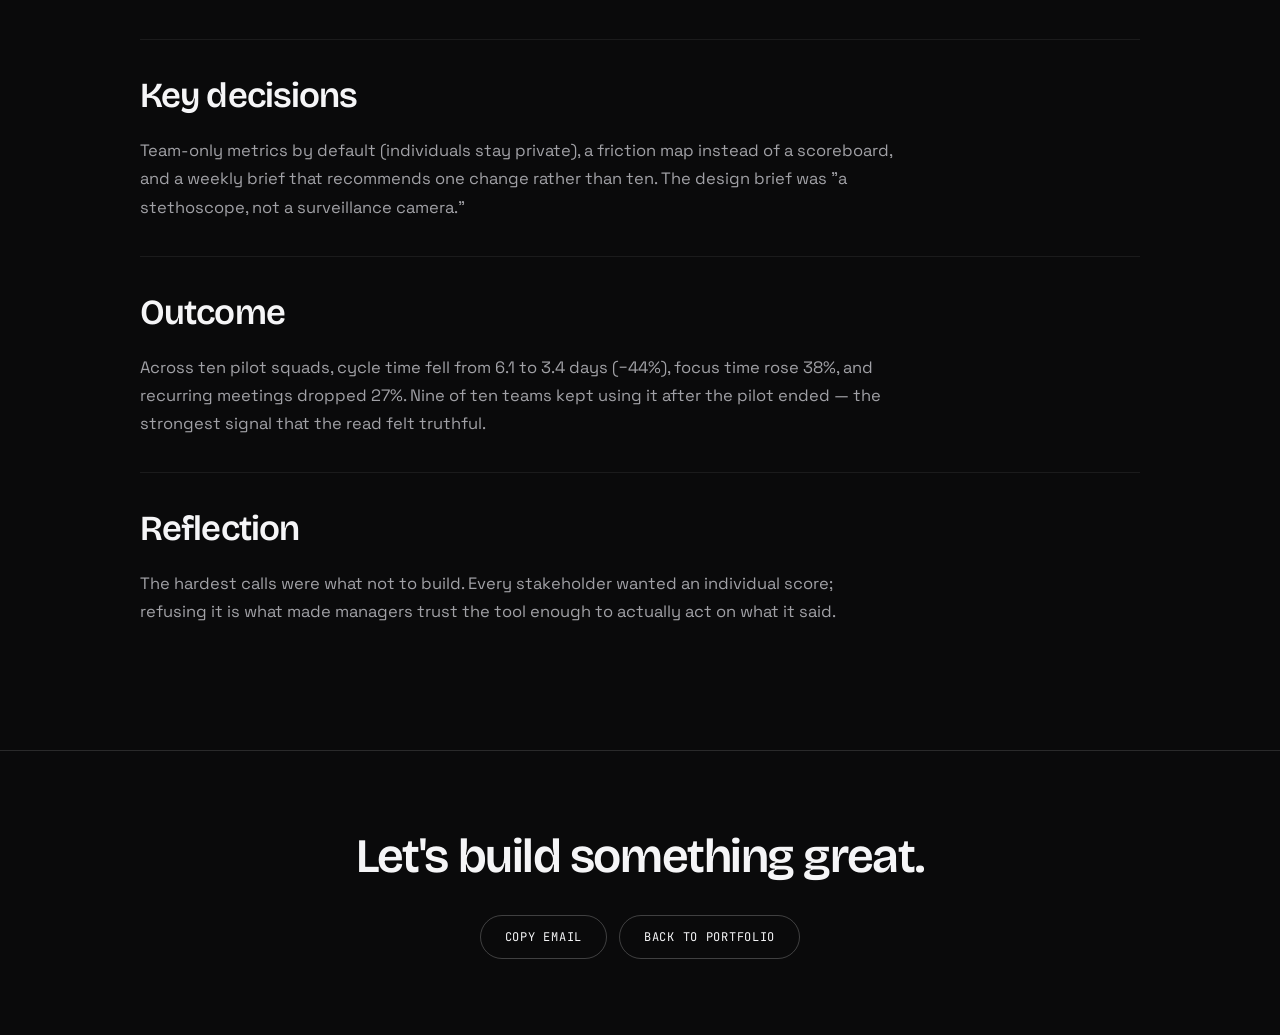
<file: work/pulse.html>
<!DOCTYPE html>
<html lang="en">
<head>
<meta charset="utf-8">
<meta name="viewport" content="width=device-width, initial-scale=1">
<title>PULSE — Case Study</title>
<link rel="preconnect" href="https://fonts.googleapis.com">
<link rel="preconnect" href="https://fonts.gstatic.com" crossorigin>
<link href="https://fonts.googleapis.com/css2?family=Bricolage+Grotesque:opsz,wght@12..96,400..800&family=Space+Grotesk:wght@400;500;600;700&family=JetBrains+Mono:wght@400;500;700&family=Fraunces:ital,opsz,wght@0,9..144,300..700;1,9..144,300..700&display=swap" rel="stylesheet">
<link rel="stylesheet" href="case.css">
</head>
<body>

<div class="topbar">
  <div class="container in">
    <a href="../index.html">← Back to portfolio</a>
    <a href="../index.html#work">Work</a>
  </div>
</div>

<article>
  <header class="case-hero">
    <div class="container">
      <div class="tags"><span>Product · Engineering Health</span><span>Web App (Team Console)</span><span>2025</span></div>
      <h1 class="case-title">PULSE</h1>
      <p class="tagline">You can't hear a team through a dashboard. You feel it through a pulse.</p>
      <div class="case-actions">
        <a class="primary" href="https://pulse-fawn-five.vercel.app" target="_blank" rel="noopener">View live</a>
        <a href="https://github.com/prakhardewangan2005-hash" target="_blank" rel="noopener">Source</a>
      </div>
    </div>
  </header>

  <div class="container">
    <div class="meta">
      <div><div class="label">Outcome</div><div class="v">Cycle time: 6.1d → 3.4d (−44%)</div></div>
      <div><div class="label">Details</div><div class="v dim">Focus time +38% · meetings −27% · adopted by 9/10 pilot squads</div></div>
      <div><div class="label">Role</div><div class="v">Product Designer — end to end</div></div>
      <div><div class="label">Stack</div><div class="v dim">Figma · React · D3 · Framer Motion</div></div>
    </div>
  </div>

  <div class="container case-body">
    <section>
      <h2>The problem</h2>
      <p>Engineering leaders are asked to answer one question every week — "how is the team, really?" — and the honest answer is usually a guess. DORA dashboards report the past, retros surface feelings, and 1:1s catch what people are willing to say out loud. None of them tell you, on a Tuesday afternoon, whether the team is actually shipping, or quietly grinding to a halt.</p>
    </section>

    <section>
      <h2>Who it's for</h2>
      <p>Engineering managers and staff leads at 20–200-person orgs who care about outcomes, not surveillance — people who want a truthful read on velocity, friction, and focus so they can protect their team instead of poking it.</p>
    </section>

    <section>
      <h2>The product</h2>
      <p>Pulse reads the artefacts a team already produces — commits, PRs, tickets, calendar, incidents — and models three things: momentum (are we shipping?), friction (where is work stuck?), and focus (is the team allowed to think?). A single heartbeat view shows the week at a glance; a friction map points to the exact PR, ticket, or meeting cluster that is dragging the number; and a private manager brief suggests the smallest intervention that will move it.</p>
      <p>It is opinionated: no per-person leaderboards, no productivity scores, no green-red judgement. The unit of measurement is the team, not the individual.</p>
    </section>

    <section>
      <h2>Key decisions</h2>
      <p>Team-only metrics by default (individuals stay private), a friction map instead of a scoreboard, and a weekly brief that recommends one change rather than ten. The design brief was "a stethoscope, not a surveillance camera."</p>
    </section>

    <section>
      <h2>Outcome</h2>
      <p>Across ten pilot squads, cycle time fell from 6.1 to 3.4 days (−44%), focus time rose 38%, and recurring meetings dropped 27%. Nine of ten teams kept using it after the pilot ended — the strongest signal that the read felt truthful.</p>
    </section>

    <section>
      <h2>Reflection</h2>
      <p>The hardest calls were what not to build. Every stakeholder wanted an individual score; refusing it is what made managers trust the tool enough to actually act on what it said.</p>
    </section>
  </div>

  <div class="case-cta">
    <div class="container">
      <h2>Let's build something great.</h2>
      <div class="row">
        <button id="copy" data-mail="prakhardewangan2005@gmail.com">Copy Email</button>
        <a href="../index.html">Back to Portfolio</a>
      </div>
    </div>
  </div>
</article>

<script>
const btn = document.getElementById('copy');
btn.addEventListener('click', async () => {
  const mail = btn.dataset.mail;
  try { await navigator.clipboard.writeText(mail); btn.textContent = 'Copied ✓'; }
  catch { btn.textContent = mail; }
  setTimeout(() => btn.textContent = 'Copy Email', 1800);
});
</script>
</body>
</html>
</file>
<file: effects.css>
/* ==========================================================================
   React Bits effects, ported to vanilla CSS
   BorderGlow · ShinyText · full-screen effect layers
   ========================================================================== */

/* ---------- BorderGlow ---------- */
.border-glow-card {
  --edge-proximity: 0;
  --cursor-angle: 45deg;
  --edge-sensitivity: 30;
  --color-sensitivity: calc(var(--edge-sensitivity) + 20);
  --border-radius: 22px;
  --glow-padding: 40px;
  --cone-spread: 25;
  --fill-opacity: .5;
  --card-bg: rgba(18, 15, 23, .55);

  --glow-color:    hsl(6deg 85% 62% / 100%);
  --glow-color-60: hsl(6deg 85% 62% / 60%);
  --glow-color-50: hsl(6deg 85% 62% / 50%);
  --glow-color-40: hsl(6deg 85% 62% / 40%);
  --glow-color-30: hsl(6deg 85% 62% / 30%);
  --glow-color-20: hsl(6deg 85% 62% / 20%);
  --glow-color-10: hsl(6deg 85% 62% / 10%);

  --gradient-one:   radial-gradient(at 80% 55%, #ff6a3d 0px, transparent 50%);
  --gradient-two:   radial-gradient(at 69% 34%, #e0391f 0px, transparent 50%);
  --gradient-three: radial-gradient(at 8% 6%,   #ff9f7a 0px, transparent 50%);
  --gradient-four:  radial-gradient(at 41% 38%, #ff6a3d 0px, transparent 50%);
  --gradient-five:  radial-gradient(at 86% 85%, #e0391f 0px, transparent 50%);
  --gradient-six:   radial-gradient(at 82% 18%, #ff9f7a 0px, transparent 50%);
  --gradient-seven: radial-gradient(at 51% 4%,  #e0391f 0px, transparent 50%);
  --gradient-base:  linear-gradient(#ff6a3d 0 100%);

  position: relative;
  border-radius: var(--border-radius);
  isolation: isolate;
  transform: translate3d(0, 0, .01px);
  display: grid;
  border: 1px solid rgb(255 255 255 / 15%);
  background: var(--card-bg);
  overflow: visible;
  /* the extruded stack */
  box-shadow:
    rgba(0, 0, 0, .18) 0px 1px 2px,
    rgba(0, 0, 0, .18) 0px 2px 4px,
    rgba(0, 0, 0, .18) 0px 4px 8px,
    rgba(0, 0, 0, .18) 0px 8px 16px,
    rgba(0, 0, 0, .18) 0px 16px 32px,
    rgba(0, 0, 0, .22) 0px 32px 64px,
    inset 0 1px 0 rgb(255 255 255 / 14%);
}

.border-glow-card::before,
.border-glow-card::after,
.border-glow-card > .edge-light {
  content: "";
  position: absolute;
  inset: 0;
  border-radius: inherit;
  transition: opacity .25s ease-out;
  z-index: -1;
}

.border-glow-card:not(:hover):not(.sweep-active)::before,
.border-glow-card:not(:hover):not(.sweep-active)::after,
.border-glow-card:not(:hover):not(.sweep-active) > .edge-light {
  opacity: 0;
  transition: opacity .75s ease-in-out;
}

/* coloured mesh-gradient border */
.border-glow-card::before {
  border: 1px solid transparent;
  background:
    linear-gradient(var(--card-bg) 0 100%) padding-box,
    linear-gradient(rgb(255 255 255 / 0%) 0% 100%) border-box,
    var(--gradient-one) border-box,
    var(--gradient-two) border-box,
    var(--gradient-three) border-box,
    var(--gradient-four) border-box,
    var(--gradient-five) border-box,
    var(--gradient-six) border-box,
    var(--gradient-seven) border-box,
    var(--gradient-base) border-box;

  opacity: calc((var(--edge-proximity) - var(--color-sensitivity)) / (100 - var(--color-sensitivity)));

  mask-image: conic-gradient(
    from var(--cursor-angle) at center,
    black calc(var(--cone-spread) * 1%),
    transparent calc((var(--cone-spread) + 15) * 1%),
    transparent calc((100 - var(--cone-spread) - 15) * 1%),
    black calc((100 - var(--cone-spread)) * 1%)
  );
}

/* coloured fill near the edges */
.border-glow-card::after {
  border: 1px solid transparent;
  background:
    var(--gradient-one) padding-box,
    var(--gradient-two) padding-box,
    var(--gradient-three) padding-box,
    var(--gradient-four) padding-box,
    var(--gradient-five) padding-box,
    var(--gradient-six) padding-box,
    var(--gradient-seven) padding-box,
    var(--gradient-base) padding-box;

  mask-image:
    linear-gradient(to bottom, black, black),
    radial-gradient(ellipse at 50% 50%, black 40%, transparent 65%),
    radial-gradient(ellipse at 66% 66%, black 5%, transparent 40%),
    radial-gradient(ellipse at 33% 33%, black 5%, transparent 40%),
    radial-gradient(ellipse at 66% 33%, black 5%, transparent 40%),
    radial-gradient(ellipse at 33% 66%, black 5%, transparent 40%),
    conic-gradient(from var(--cursor-angle) at center, transparent 5%, black 15%, black 85%, transparent 95%);

  mask-composite: subtract, add, add, add, add, add;
  opacity: calc(var(--fill-opacity) * (var(--edge-proximity) - var(--color-sensitivity)) / (100 - var(--color-sensitivity)));
  mix-blend-mode: soft-light;
}

/* outer glow */
.border-glow-card > .edge-light {
  inset: calc(var(--glow-padding) * -1);
  pointer-events: none;
  z-index: 1;
  mask-image: conic-gradient(
    from var(--cursor-angle) at center, black 2.5%, transparent 10%, transparent 90%, black 97.5%
  );
  opacity: calc((var(--edge-proximity) - var(--edge-sensitivity)) / (100 - var(--edge-sensitivity)));
  mix-blend-mode: plus-lighter;
}

.border-glow-card > .edge-light::before {
  content: "";
  position: absolute;
  inset: var(--glow-padding);
  border-radius: inherit;
  box-shadow:
    inset 0 0 0 1px var(--glow-color),
    inset 0 0 1px 0 var(--glow-color-60),
    inset 0 0 3px 0 var(--glow-color-50),
    inset 0 0 6px 0 var(--glow-color-40),
    inset 0 0 15px 0 var(--glow-color-30),
    inset 0 0 25px 2px var(--glow-color-20),
    inset 0 0 50px 2px var(--glow-color-10),
    0 0 1px 0 var(--glow-color-60),
    0 0 3px 0 var(--glow-color-50),
    0 0 6px 0 var(--glow-color-40),
    0 0 15px 0 var(--glow-color-30),
    0 0 25px 2px var(--glow-color-20),
    0 0 50px 2px var(--glow-color-10);
}

.border-glow-inner {
  display: flex;
  flex-direction: column;
  position: relative;
  z-index: 1;
  border-radius: inherit;
}

/* ---------- ShinyText ---------- */
.shiny-text {
  display: inline-block;
  background-image: linear-gradient(
    var(--shine-spread, 120deg),
    var(--shine-base, #b5b5b5) 0%,
    var(--shine-base, #b5b5b5) 35%,
    var(--shine-hi, #ffffff) 50%,
    var(--shine-base, #b5b5b5) 65%,
    var(--shine-base, #b5b5b5) 100%
  );
  background-size: 200% auto;
  -webkit-background-clip: text;
  background-clip: text;
  -webkit-text-fill-color: transparent;
  animation: shine-sweep var(--shine-speed, 4s) linear infinite;
}
@keyframes shine-sweep {
  0%   { background-position: 150% center; }
  100% { background-position: -50% center; }
}
.shiny-text.pause-on-hover:hover { animation-play-state: paused; }

/* ---------- effect layers ---------- */
#hero-fx {
  position: absolute;
  inset: 0;
  z-index: 0;
  overflow: hidden;
  pointer-events: none;
}
#hero-fx canvas { display: block; width: 100%; height: 100%; }

#fx-splash {
  position: fixed;
  inset: 0;
  z-index: 50;
  pointer-events: none;
}
#fx-splash canvas { display: block; width: 100vw; height: 100vh; }

@media (prefers-reduced-motion: reduce) {
  .shiny-text { animation: none; }
  #fx-splash { display: none; }
}
</file>
<file: work/case.css>
:root {
  --bg-void: #0a0a0b;
  --bg-elevated: #131316;
  --bg-raised: #1a1a1e;
  --text-primary: #f5f5f7;
  --text-secondary: #a1a1a6;
  --text-tertiary: #6e6e73;
  --text-faint: #3a3a3c;
  --accent: #c8ff00;
  --line-faint: #ffffff12;
  --line-medium: #ffffff21;
  --line-strong: #ffffff38;
  --font-display: "Bricolage Grotesque", system-ui, sans-serif;
  --font-body: "Space Grotesk", system-ui, sans-serif;
  --font-serif: Fraunces, Georgia, serif;
  --font-mono: "JetBrains Mono", monospace;
  --gutter: 40px;
  --max-w: 1000px;
}
* { margin: 0; padding: 0; box-sizing: border-box; }
body {
  background: var(--bg-void);
  color: var(--text-primary);
  font-family: var(--font-body);
  -webkit-font-smoothing: antialiased;
  overflow-x: hidden;
}
a { color: inherit; text-decoration: none; }
.container { max-width: var(--max-w); margin: 0 auto; padding: 0 var(--gutter); }

.label {
  font-family: var(--font-mono); font-size: 12px; letter-spacing: .16em;
  text-transform: uppercase; color: var(--text-tertiary); line-height: 1.4;
}

/* top bar */
.topbar {
  position: sticky; top: 0; z-index: 50;
  border-bottom: 1px solid var(--line-medium);
  background: rgba(10,10,11,.82);
  backdrop-filter: blur(18px) saturate(160%);
  -webkit-backdrop-filter: blur(18px) saturate(160%);
}
.topbar .in { display: flex; align-items: center; justify-content: space-between; height: 60px; }
.topbar a { font-family: var(--font-mono); font-size: 12.5px; letter-spacing: .06em; color: var(--text-secondary); }
.topbar a:hover { color: var(--accent); }

/* hero */
.case-hero { padding: 90px 0 64px; border-bottom: 1px solid var(--line-faint); }
.tags { display: flex; gap: 10px; flex-wrap: wrap; margin-bottom: 34px; }
.tags span {
  font-family: var(--font-mono); font-size: 11px; letter-spacing: .12em; text-transform: uppercase;
  color: var(--text-secondary); border: 1px solid var(--line-medium); border-radius: 999px; padding: 7px 14px;
}
h1.case-title {
  font-family: var(--font-display);
  font-size: clamp(3rem, 8vw, 6.4rem); font-weight: 700; letter-spacing: -.045em; line-height: .9;
}
.tagline {
  font-family: var(--font-serif); font-style: italic;
  font-size: clamp(1.4rem, 3.2vw, 2.4rem); font-weight: 300; line-height: 1.25;
  color: var(--text-secondary); margin-top: 28px; max-width: 760px;
}
.case-actions { display: flex; gap: 12px; flex-wrap: wrap; margin-top: 40px; }
.case-actions a {
  font-family: var(--font-mono); font-size: 12px; letter-spacing: .06em; text-transform: uppercase;
  padding: 13px 24px; border-radius: 999px; border: 1px solid var(--line-strong);
}
.case-actions a.primary { background: var(--accent); border-color: var(--accent); color: #10120a; font-weight: 700; }
.case-actions a:hover { border-color: var(--accent); color: var(--accent); }
.case-actions a.primary:hover { color: #10120a; filter: brightness(1.08); }

/* meta */
.meta { display: grid; grid-template-columns: repeat(2, 1fr); gap: 30px; padding: 46px 0; border-bottom: 1px solid var(--line-faint); }
.meta .v { margin-top: 10px; font-size: 15px; line-height: 1.5; color: var(--text-primary); }
.meta .v.dim { color: var(--text-secondary); font-size: 14px; }

/* body */
.case-body { padding: 64px 0 90px; }
.case-body section { padding: 34px 0; border-top: 1px solid var(--line-faint); }
.case-body section:first-child { border-top: 0; padding-top: 0; }
.case-body h2 {
  font-family: var(--font-display); font-size: clamp(1.5rem, 2.8vw, 2.2rem);
  font-weight: 600; letter-spacing: -.025em; margin-bottom: 20px;
}
.case-body p { font-size: 16.5px; line-height: 1.7; color: var(--text-secondary); max-width: 760px; }
.case-body p + p { margin-top: 20px; }

/* cta */
.case-cta { border-top: 1px solid var(--line-medium); padding: 76px 0; text-align: center; }
.case-cta h2 {
  font-family: var(--font-display); font-size: clamp(1.8rem, 4vw, 3rem);
  font-weight: 600; letter-spacing: -.03em; margin-bottom: 30px;
}
.case-cta .row { display: flex; gap: 12px; justify-content: center; flex-wrap: wrap; }
.case-cta a, .case-cta button {
  font-family: var(--font-mono); font-size: 12px; letter-spacing: .06em; text-transform: uppercase;
  padding: 13px 24px; border-radius: 999px; border: 1px solid var(--line-strong);
  background: none; color: var(--text-primary); cursor: pointer;
}
.case-cta a:hover, .case-cta button:hover { border-color: var(--accent); color: var(--accent); }

@media (max-width: 820px) {
  :root { --gutter: 22px; }
  .meta { grid-template-columns: 1fr; gap: 24px; }
}
</file>
